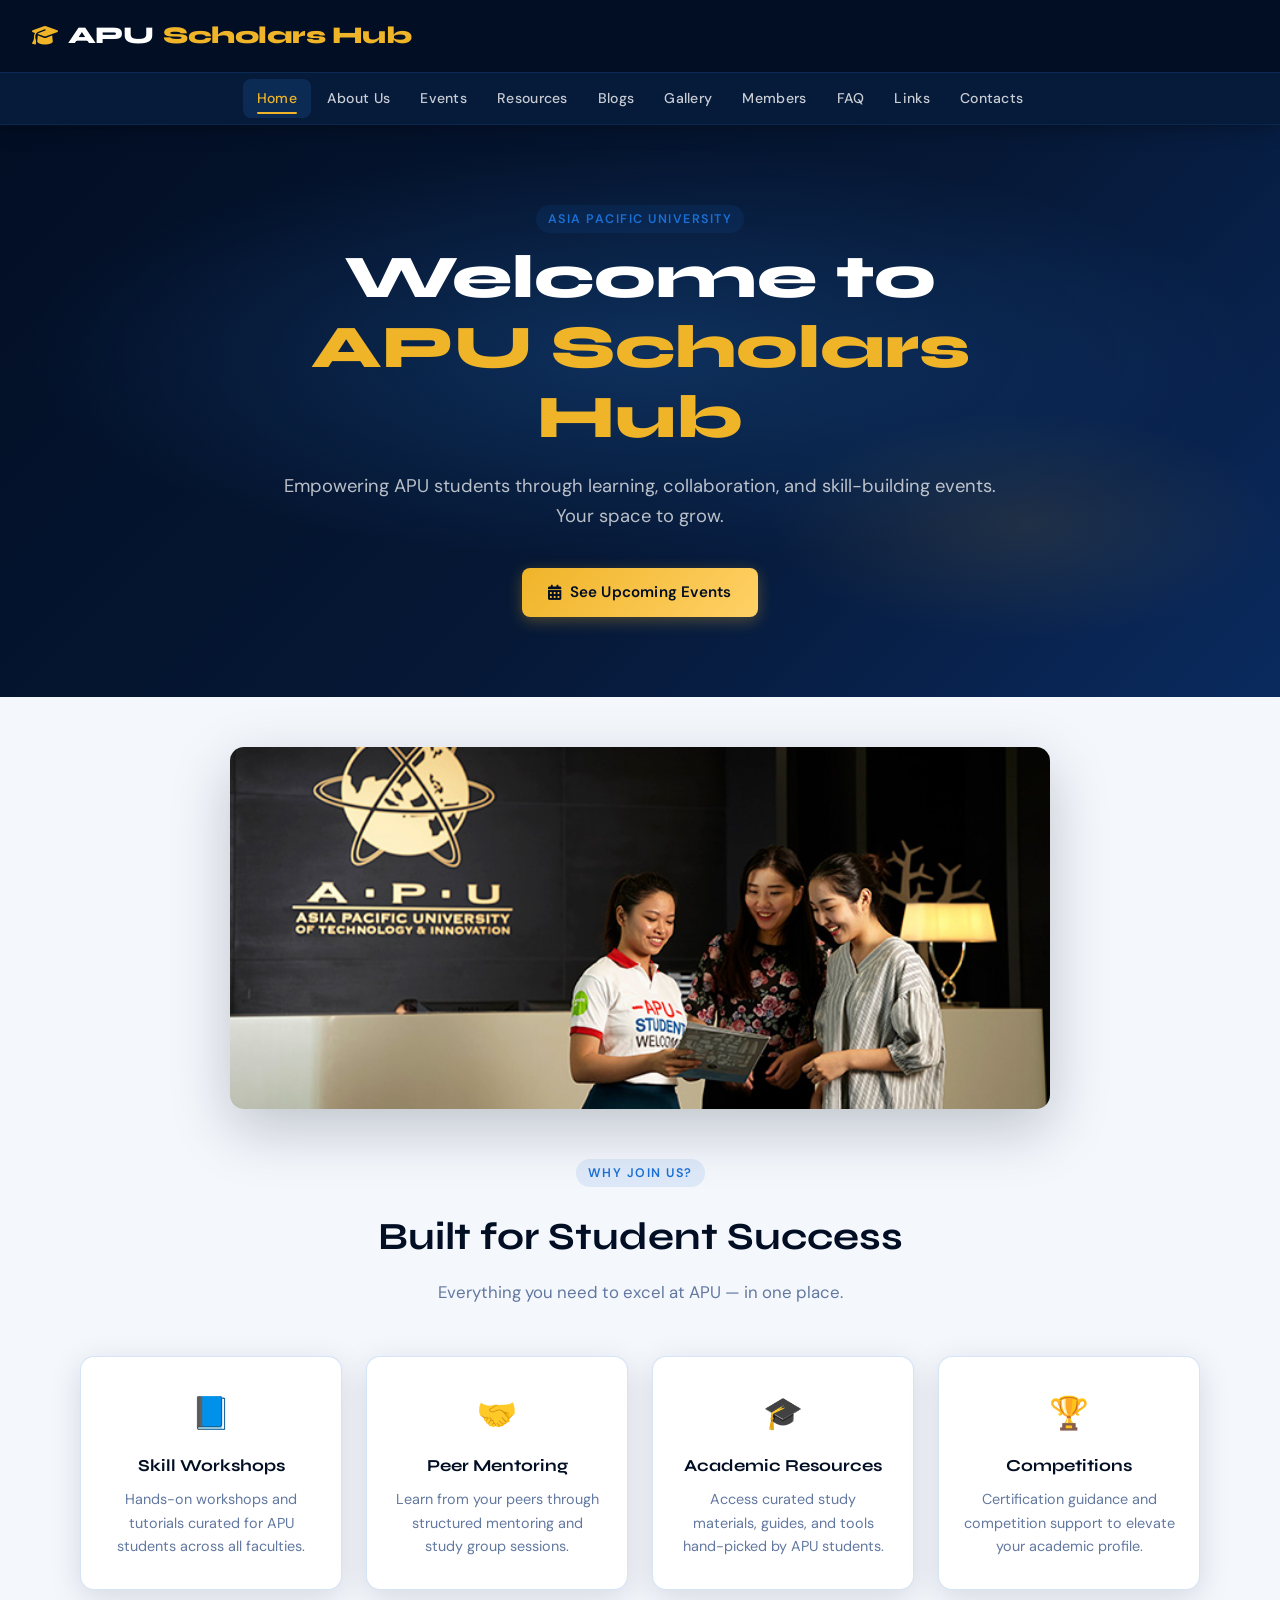
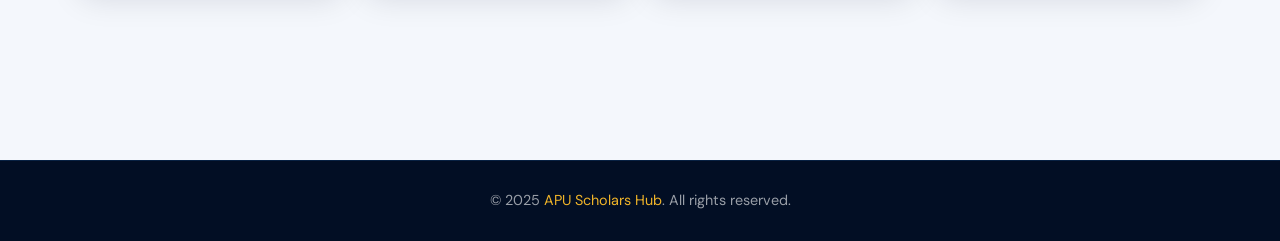
<file: index.html>
<!DOCTYPE html>
<html lang="en">
<head>
  <meta charset="UTF-8">
  <meta name="viewport" content="width=device-width, initial-scale=1.0">
  <title>APU Scholars Hub — Home</title>
  <link rel="stylesheet" href="css/style.css">
  <link rel="stylesheet" href="https://cdnjs.cloudflare.com/ajax/libs/font-awesome/6.5.0/css/all.min.css">
</head>
<body>

  <header>
    <div class="header-top">
      <h1><i class="fas fa-graduation-cap"></i> APU <span class="accent">Scholars Hub</span></h1>
      <button class="hamburger" aria-label="Toggle menu">
        <span></span><span></span><span></span>
      </button>
    </div>
    <nav>
      <ul>
        <li><a href="index.html">Home</a></li>
        <li><a href="about.html">About Us</a></li>
        <li><a href="events.html">Events</a></li>
        <li><a href="resources.html">Resources</a></li>
        <li><a href="blogs.html">Blogs</a></li>
        <li><a href="gallery.html">Gallery</a></li>
        <li><a href="members.html">Members</a></li>
        <li><a href="faq.html">FAQ</a></li>
        <li><a href="links.html">Links</a></li>
        <li><a href="contact.html">Contacts</a></li>
      </ul>
    </nav>
  </header>

  <!-- Hero -->
  <section class="home-hero">
    <div class="home-hero-content">
      <div class="section-tag">Asia Pacific University</div>
      <h2 id="welcome-text">Welcome to<br><em>APU Scholars Hub</em></h2>
      <p>Empowering APU students through learning, collaboration, and skill-building events. Your space to grow.</p>
      <a href="events.html" class="btn btn-gold"><i class="fas fa-calendar-alt"></i> See Upcoming Events</a>
    </div>
  </section>

  <!-- Hero Image -->
  <div class="hero-img-wrap">
    <img src="images/home-banner.jpg" alt="Students studying together">
  </div>

  <main>
    <!-- Why Join Us -->
    <section style="margin-bottom: 60px;">
      <div class="section-tag">Why Join Us?</div>
      <h2 class="section-title" style="margin-top:8px;">Built for Student Success</h2>
      <p class="section-subtitle">Everything you need to excel at APU — in one place.</p>
      <div class="highlights-grid">
        <div class="highlight-card">
          <div class="highlight-icon">📘</div>
          <h4>Skill Workshops</h4>
          <p>Hands-on workshops and tutorials curated for APU students across all faculties.</p>
        </div>
        <div class="highlight-card">
          <div class="highlight-icon">🤝</div>
          <h4>Peer Mentoring</h4>
          <p>Learn from your peers through structured mentoring and study group sessions.</p>
        </div>
        <div class="highlight-card">
          <div class="highlight-icon">🎓</div>
          <h4>Academic Resources</h4>
          <p>Access curated study materials, guides, and tools hand-picked by APU students.</p>
        </div>
        <div class="highlight-card">
          <div class="highlight-icon">🏆</div>
          <h4>Competitions</h4>
          <p>Certification guidance and competition support to elevate your academic profile.</p>
        </div>
      </div>
    </section>
  </main>

  <footer>
    <p>© 2025 <span>APU Scholars Hub</span>. All rights reserved.</p>
  </footer>

  <script src="js/script.js"></script>
</body>
</html>
</file>
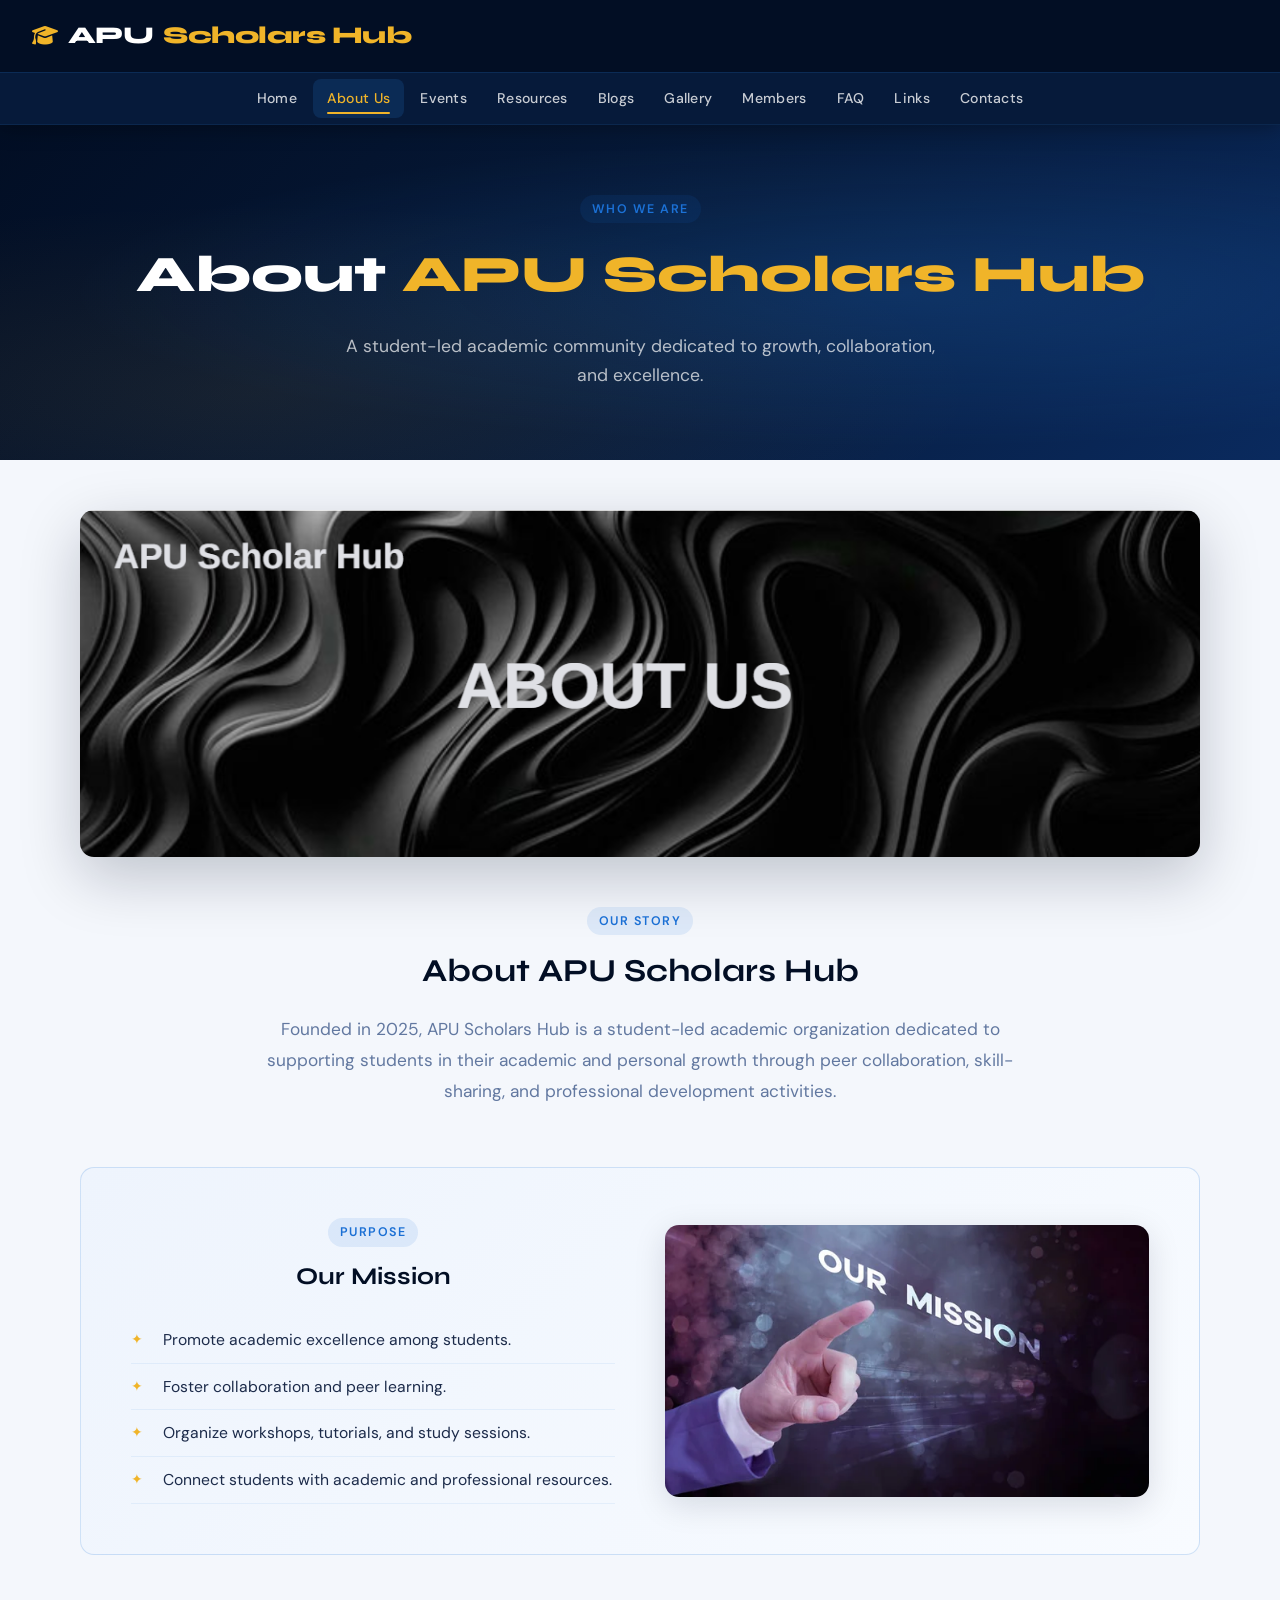
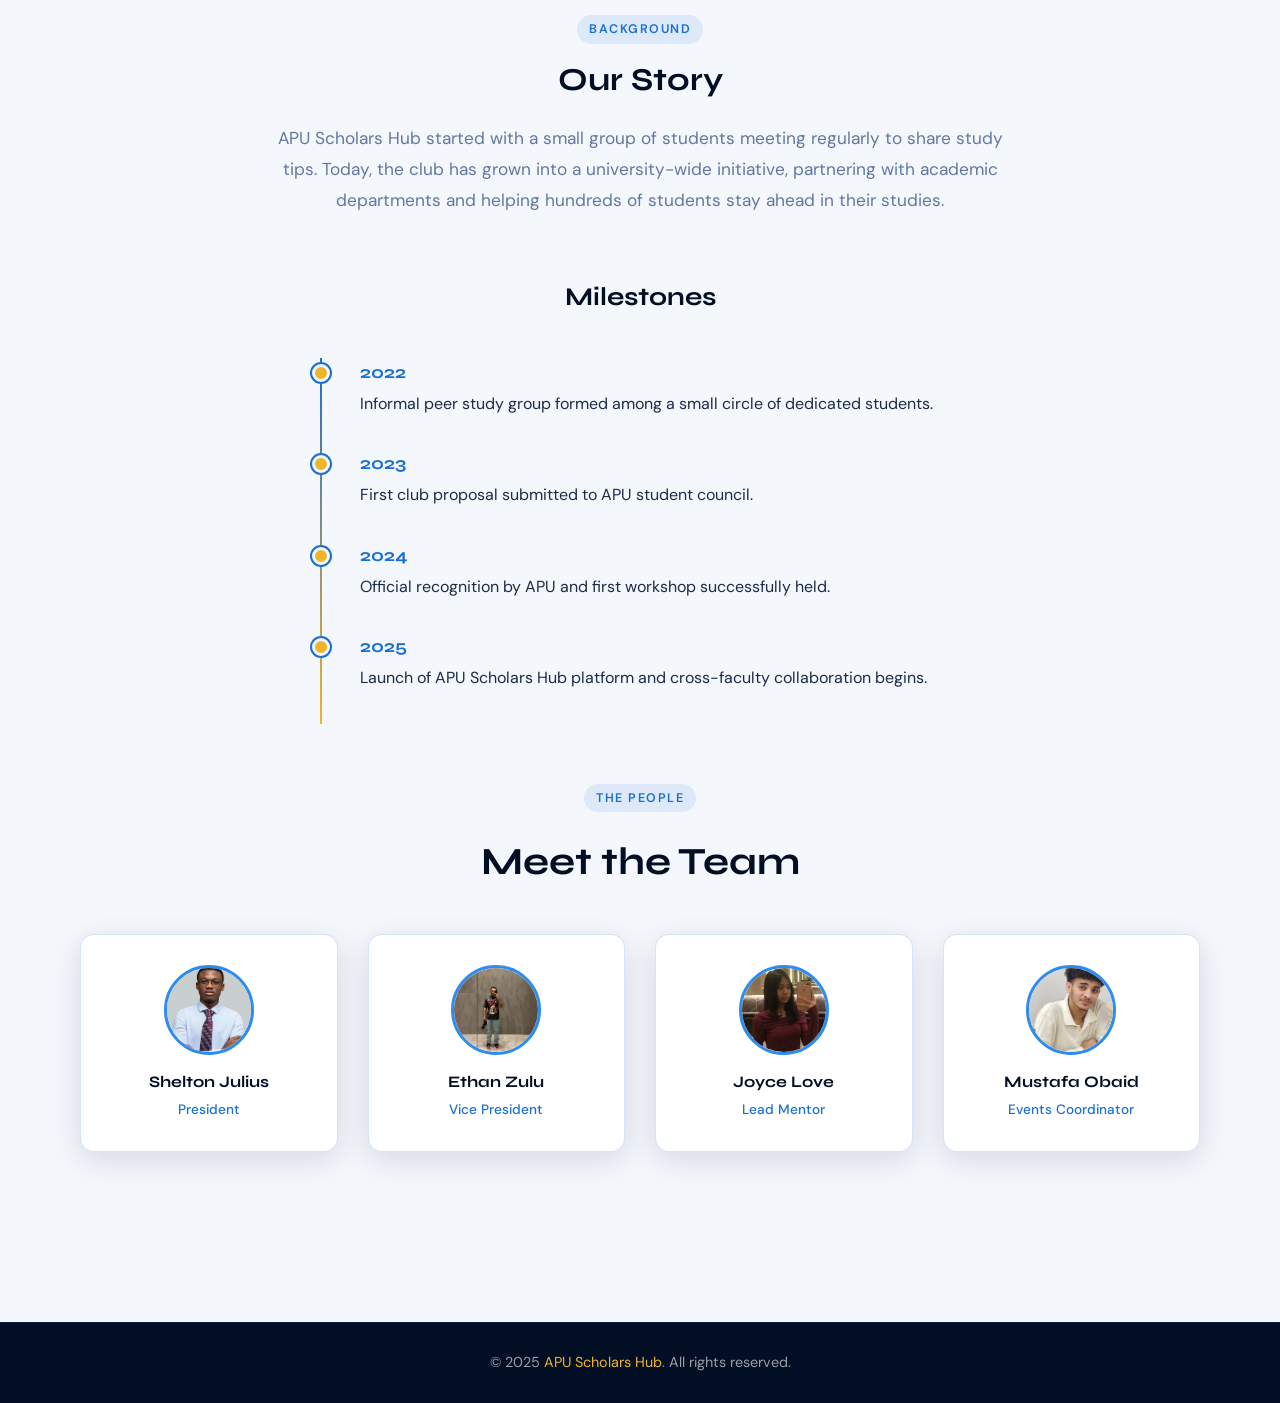
<file: about.html>
<!DOCTYPE html>
<html lang="en">
<head>
  <meta charset="UTF-8">
  <meta name="viewport" content="width=device-width, initial-scale=1.0">
  <title>APU Scholars Hub — About Us</title>
  <link rel="stylesheet" href="css/style.css">
  <link rel="stylesheet" href="https://cdnjs.cloudflare.com/ajax/libs/font-awesome/6.5.0/css/all.min.css">
</head>
<body>

  <header>
    <div class="header-top">
      <h1><i class="fas fa-graduation-cap"></i> APU <span class="accent">Scholars Hub</span></h1>
      <button class="hamburger" aria-label="Toggle menu">
        <span></span><span></span><span></span>
      </button>
    </div>
    <nav>
      <ul>
        <li><a href="index.html">Home</a></li>
        <li><a href="about.html">About Us</a></li>
        <li><a href="events.html">Events</a></li>
        <li><a href="resources.html">Resources</a></li>
        <li><a href="blogs.html">Blogs</a></li>
        <li><a href="gallery.html">Gallery</a></li>
        <li><a href="members.html">Members</a></li>
        <li><a href="faq.html">FAQ</a></li>
        <li><a href="links.html">Links</a></li>
        <li><a href="contact.html">Contacts</a></li>
      </ul>
    </nav>
  </header>

  <section class="page-hero">
    <div class="section-tag">Who We Are</div>
    <h2>About <em>APU Scholars Hub</em></h2>
    <p>A student-led academic community dedicated to growth, collaboration, and excellence.</p>
  </section>

  <main>

    <!-- Banner -->
    <section class="about-banner fade-in-up">
      <img src="images/apu-group-banner.png" alt="APU Students Working Together">
    </section>

    <!-- Intro -->
    <div class="about-intro-block fade-in-up">
      <div class="section-tag">Our Story</div>
      <h2>About APU Scholars Hub</h2>
      <p>Founded in 2025, APU Scholars Hub is a student-led academic organization dedicated to supporting students in their academic and personal growth through peer collaboration, skill-sharing, and professional development activities.</p>
    </div>

    <!-- Mission Split -->
    <section class="about-split fade-in-up">
      <div class="about-text">
        <div class="section-tag">Purpose</div>
        <h3>Our Mission</h3>
        <ul>
          <li>Promote academic excellence among students.</li>
          <li>Foster collaboration and peer learning.</li>
          <li>Organize workshops, tutorials, and study sessions.</li>
          <li>Connect students with academic and professional resources.</li>
        </ul>
      </div>
      <div class="about-img">
        <img src="images/mission-icon.jpg" alt="Mission Icon">
      </div>
    </section>

    <!-- History -->
    <div class="about-intro-block fade-in-up">
      <div class="section-tag">Background</div>
      <h2>Our Story</h2>
      <p>APU Scholars Hub started with a small group of students meeting regularly to share study tips. Today, the club has grown into a university-wide initiative, partnering with academic departments and helping hundreds of students stay ahead in their studies.</p>
    </div>

    <!-- Timeline -->
    <section class="timeline-section fade-in-up">
      <h3>Milestones</h3>
      <ul class="timeline-list">
        <li>
          <strong>2022</strong>
          Informal peer study group formed among a small circle of dedicated students.
        </li>
        <li>
          <strong>2023</strong>
          First club proposal submitted to APU student council.
        </li>
        <li>
          <strong>2024</strong>
          Official recognition by APU and first workshop successfully held.
        </li>
        <li>
          <strong>2025</strong>
          Launch of APU Scholars Hub platform and cross-faculty collaboration begins.
        </li>
      </ul>
    </section>

    <!-- Team -->
    <section id="leadership" style="margin-bottom: 60px;">
      <div style="text-align:center; margin-bottom: 40px;">
        <div class="section-tag">The People</div>
        <h2 class="section-title" style="margin-top:8px;">Meet the Team</h2>
      </div>
      <div class="team-grid">
        <div class="leader-card fade-in-up">
          <img src="images/team1.jpg" alt="President photo">
          <h4>Shelton Julius</h4>
          <p>President</p>
        </div>
        <div class="leader-card fade-in-up">
          <img src="images/team2.jpg" alt="Vice President photo">
          <h4>Ethan Zulu</h4>
          <p>Vice President</p>
        </div>
        <div class="leader-card fade-in-up">
          <img src="images/team3.jpg" alt="Lead Mentor photo">
          <h4>Joyce Love</h4>
          <p>Lead Mentor</p>
        </div>
        <div class="leader-card fade-in-up">
          <img src="images/team4.jpg" alt="Events Coordinator photo">
          <h4>Mustafa Obaid</h4>
          <p>Events Coordinator</p>
        </div>
      </div>
    </section>

  </main>

  <footer>
    <p>© 2025 <span>APU Scholars Hub</span>. All rights reserved.</p>
  </footer>

  <script src="js/script.js"></script>
</body>
</html>
</file>
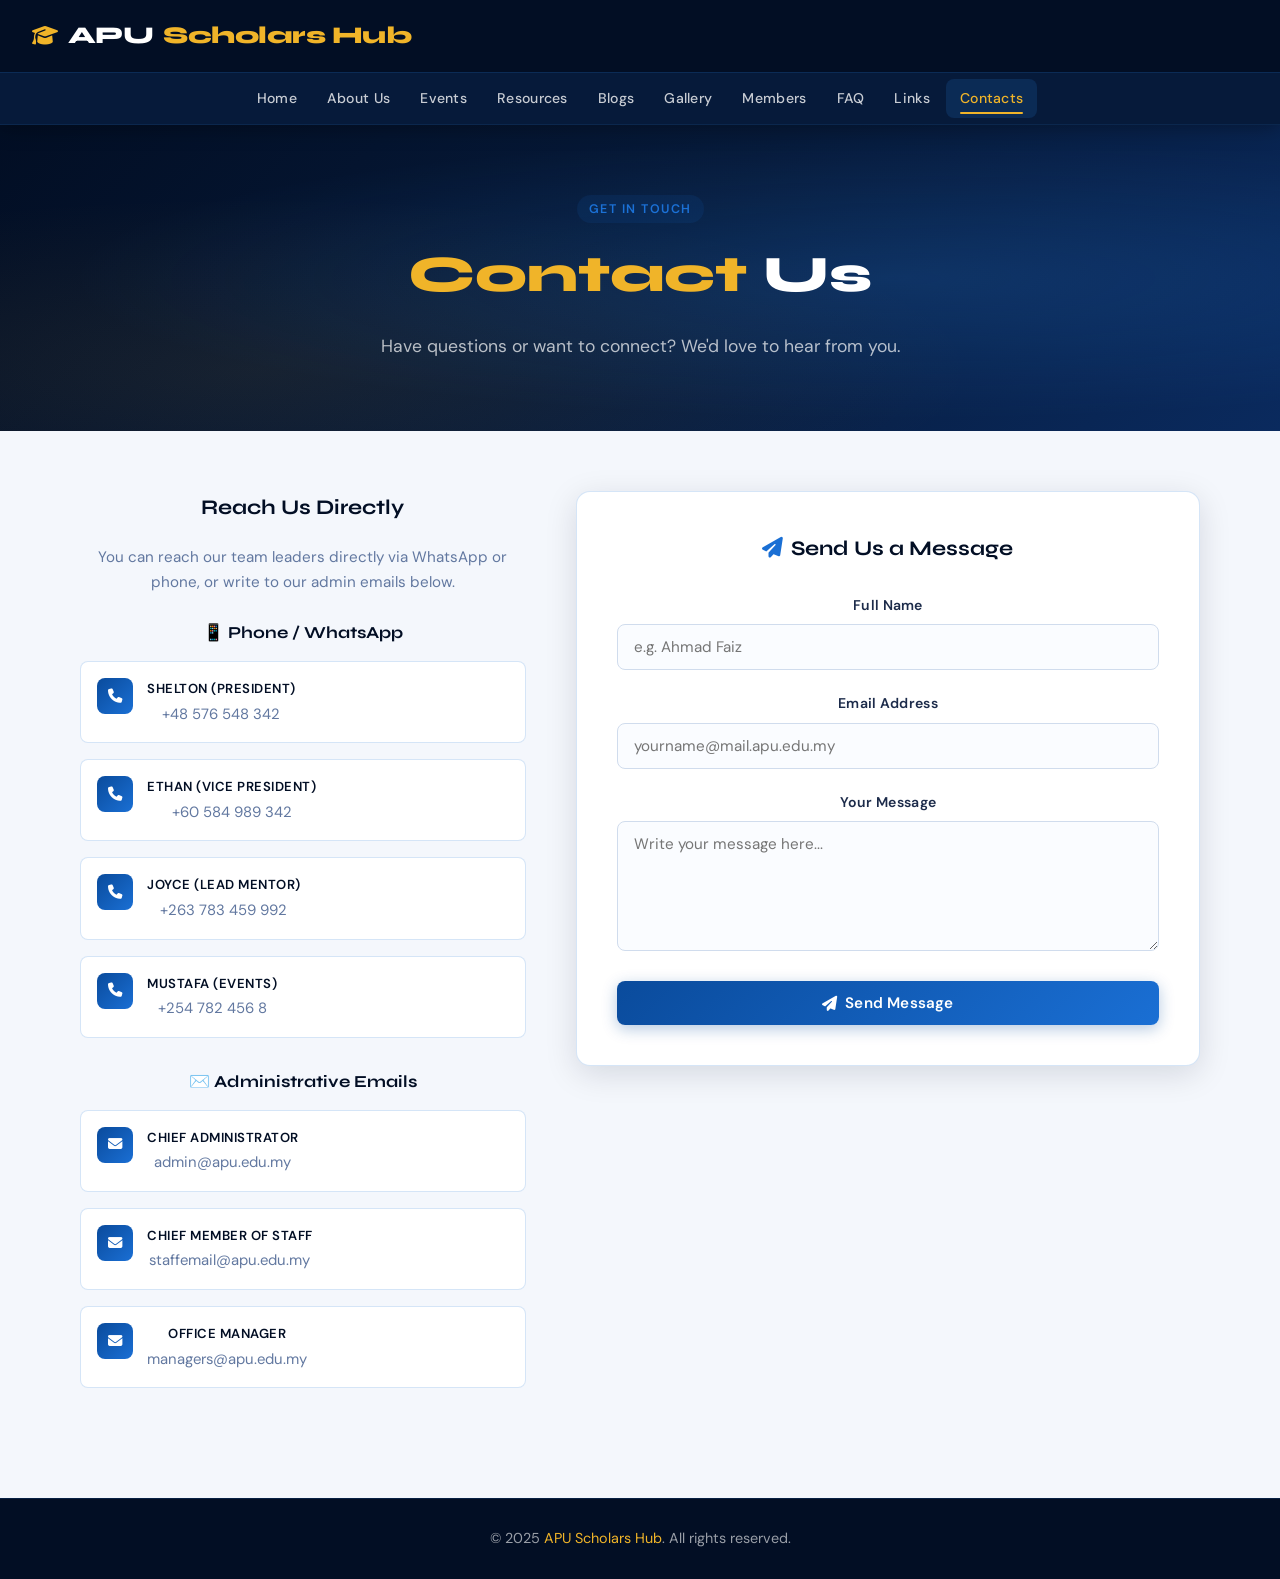
<file: contact.html>
<!DOCTYPE html>
<html lang="en">
<head>
  <meta charset="UTF-8">
  <meta name="viewport" content="width=device-width, initial-scale=1.0">
  <title>APU Scholars Hub — Contact</title>
  <link rel="stylesheet" href="css/style.css">
  <link rel="stylesheet" href="https://cdnjs.cloudflare.com/ajax/libs/font-awesome/6.5.0/css/all.min.css">
</head>
<body>

  <header>
    <div class="header-top">
      <h1><i class="fas fa-graduation-cap"></i> APU <span class="accent">Scholars Hub</span></h1>
      <button class="hamburger" aria-label="Toggle menu">
        <span></span><span></span><span></span>
      </button>
    </div>
    <nav>
      <ul>
        <li><a href="index.html">Home</a></li>
        <li><a href="about.html">About Us</a></li>
        <li><a href="events.html">Events</a></li>
        <li><a href="resources.html">Resources</a></li>
        <li><a href="blogs.html">Blogs</a></li>
        <li><a href="gallery.html">Gallery</a></li>
        <li><a href="members.html">Members</a></li>
        <li><a href="faq.html">FAQ</a></li>
        <li><a href="links.html">Links</a></li>
        <li><a href="contact.html">Contacts</a></li>
      </ul>
    </nav>
  </header>

  <section class="page-hero">
    <div class="section-tag">Get in Touch</div>
    <h2><em>Contact</em> Us</h2>
    <p>Have questions or want to connect? We'd love to hear from you.</p>
  </section>

  <main>
    <div class="contact-wrapper">

      <!-- Contact Info -->
      <div class="contact-info fade-in-up">
        <h3>Reach Us Directly</h3>
        <p style="color: var(--text-muted); margin-bottom: 24px; font-size: 0.95rem;">
          You can reach our team leaders directly via WhatsApp or phone, or write to our admin emails below.
        </p>

        <h3 style="margin-bottom: 14px; font-size:1.05rem;">📱 Phone / WhatsApp</h3>
        <ul class="contact-info-list" style="margin-bottom: 30px;">
          <li>
            <div class="ci-icon"><i class="fas fa-phone"></i></div>
            <div>
              <span class="ci-label">Shelton (President)</span>
              <span class="ci-value">+48 576 548 342</span>
            </div>
          </li>
          <li>
            <div class="ci-icon"><i class="fas fa-phone"></i></div>
            <div>
              <span class="ci-label">Ethan (Vice President)</span>
              <span class="ci-value">+60 584 989 342</span>
            </div>
          </li>
          <li>
            <div class="ci-icon"><i class="fas fa-phone"></i></div>
            <div>
              <span class="ci-label">Joyce (Lead Mentor)</span>
              <span class="ci-value">+263 783 459 992</span>
            </div>
          </li>
          <li>
            <div class="ci-icon"><i class="fas fa-phone"></i></div>
            <div>
              <span class="ci-label">Mustafa (Events)</span>
              <span class="ci-value">+254 782 456 8</span>
            </div>
          </li>
        </ul>

        <h3 style="margin-bottom: 14px; font-size:1.05rem;">✉️ Administrative Emails</h3>
        <ul class="contact-info-list">
          <li>
            <div class="ci-icon"><i class="fas fa-envelope"></i></div>
            <div>
              <span class="ci-label">Chief Administrator</span>
              <span class="ci-value">admin@apu.edu.my</span>
            </div>
          </li>
          <li>
            <div class="ci-icon"><i class="fas fa-envelope"></i></div>
            <div>
              <span class="ci-label">Chief Member of Staff</span>
              <span class="ci-value">staffemail@apu.edu.my</span>
            </div>
          </li>
          <li>
            <div class="ci-icon"><i class="fas fa-envelope"></i></div>
            <div>
              <span class="ci-label">Office Manager</span>
              <span class="ci-value">managers@apu.edu.my</span>
            </div>
          </li>
        </ul>
      </div>

      <!-- Contact Form -->
      <div class="contact-form-card fade-in-up">
        <h3><i class="fas fa-paper-plane" style="color: var(--blue-bright); margin-right: 8px;"></i>Send Us a Message</h3>

        <form id="contactin" novalidate>

          <div class="form-group">
            <label for="name">Full Name</label>
            <input type="text" id="name" name="name" placeholder="e.g. Ahmad Faiz" required>
            <span class="field-error" id="name-error"></span>
          </div>

          <div class="form-group">
            <label for="email">Email Address</label>
            <input type="email" id="email" name="email" placeholder="yourname@mail.apu.edu.my" required>
            <span class="field-error" id="email-error"></span>
          </div>

          <div class="form-group">
            <label for="message">Your Message</label>
            <textarea id="message" name="message" placeholder="Write your message here..." required></textarea>
            <span class="field-error" id="message-error"></span>
          </div>

          <button type="submit" class="btn" style="width: 100%; justify-content: center;">
            <i class="fas fa-paper-plane"></i> Send Message
          </button>
        </form>

        <p id="formconfirmation">
          <i class="fas fa-check-circle"></i> Your message has been sent successfully! We'll get back to you soon.
        </p>
      </div>

    </div>
  </main>

  <footer>
    <p>© 2025 <span>APU Scholars Hub</span>. All rights reserved.</p>
  </footer>

  <script src="js/script.js"></script>
</body>
</html>
</file>
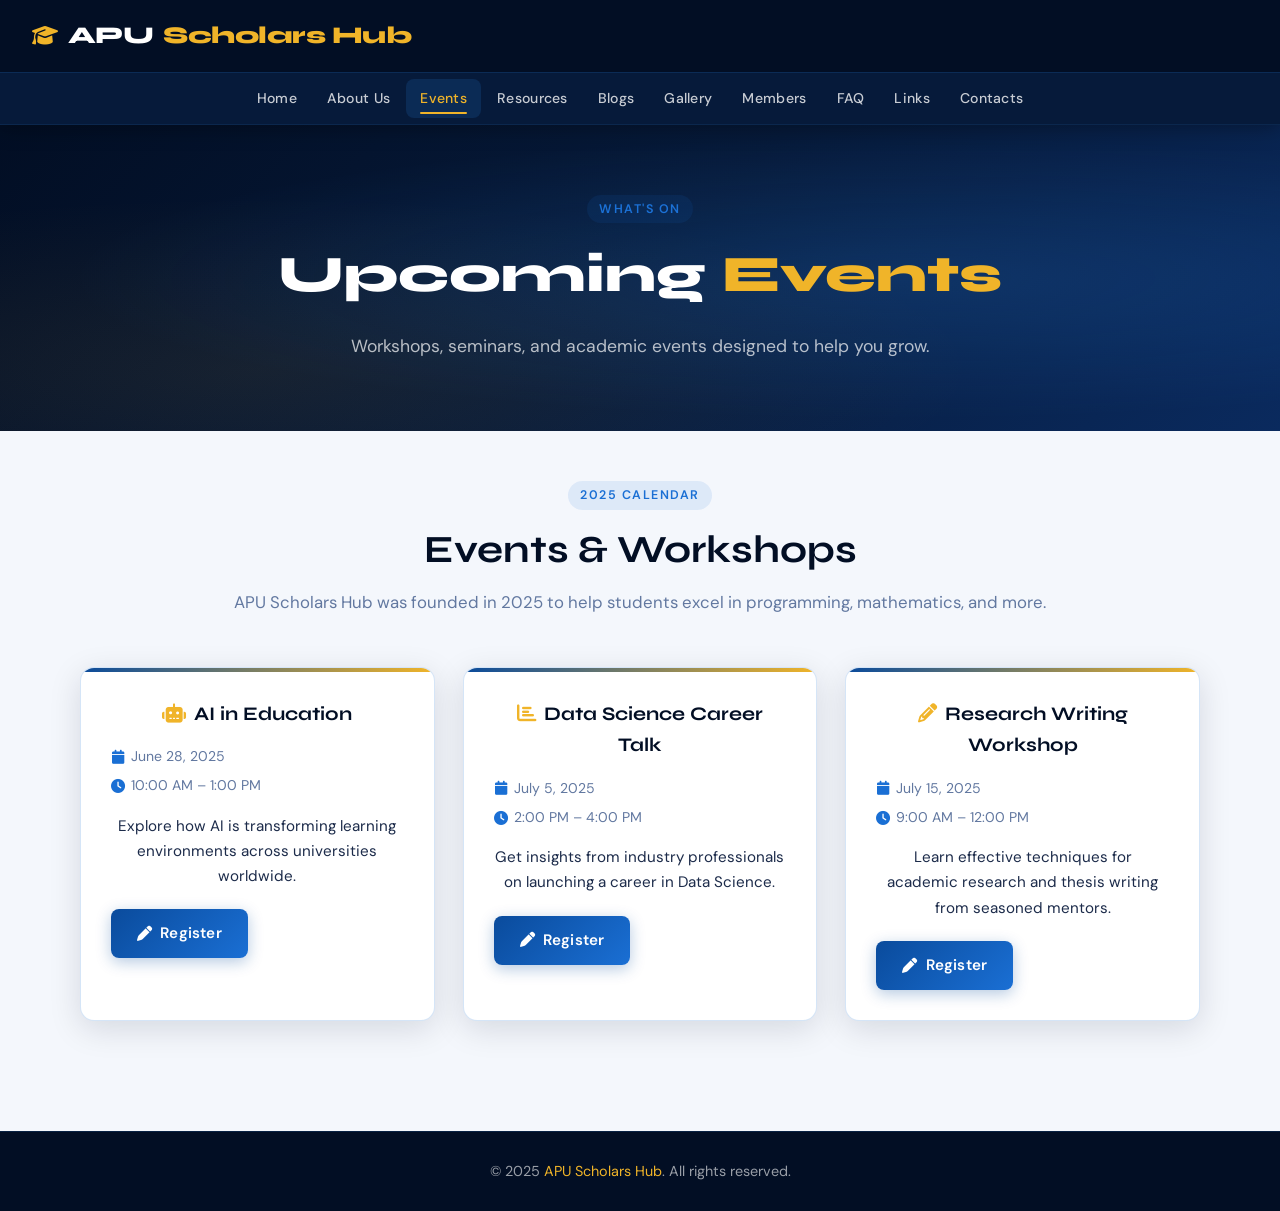
<file: events.html>
<!DOCTYPE html>
<html lang="en">
<head>
  <meta charset="UTF-8">
  <meta name="viewport" content="width=device-width, initial-scale=1.0">
  <title>APU Scholars Hub — Events</title>
  <link rel="stylesheet" href="css/style.css">
  <link rel="stylesheet" href="https://cdnjs.cloudflare.com/ajax/libs/font-awesome/6.5.0/css/all.min.css">
</head>
<body>

  <header>
    <div class="header-top">
      <h1><i class="fas fa-graduation-cap"></i> APU <span class="accent">Scholars Hub</span></h1>
      <button class="hamburger" aria-label="Toggle menu">
        <span></span><span></span><span></span>
      </button>
    </div>
    <nav>
      <ul>
        <li><a href="index.html">Home</a></li>
        <li><a href="about.html">About Us</a></li>
        <li><a href="events.html">Events</a></li>
        <li><a href="resources.html">Resources</a></li>
        <li><a href="blogs.html">Blogs</a></li>
        <li><a href="gallery.html">Gallery</a></li>
        <li><a href="members.html">Members</a></li>
        <li><a href="faq.html">FAQ</a></li>
        <li><a href="links.html">Links</a></li>
        <li><a href="contact.html">Contacts</a></li>
      </ul>
    </nav>
  </header>

  <section class="page-hero">
    <div class="section-tag">What's On</div>
    <h2>Upcoming <em>Events</em></h2>
    <p>Workshops, seminars, and academic events designed to help you grow.</p>
  </section>

  <main>
    <div class="section-tag" style="margin-bottom:8px;">2025 Calendar</div>
    <h2 class="section-title" style="margin-top:0; margin-bottom:8px;">Events & Workshops</h2>
    <p class="section-subtitle">APU Scholars Hub was founded in 2025 to help students excel in programming, mathematics, and more.</p>

    <section class="events-container">

      <div class="event-card fade-in-up">
        <h3><i class="fas fa-robot" style="color:var(--gold); margin-right:8px;"></i>AI in Education</h3>
        <p class="event-meta"><i class="fas fa-calendar"></i> June 28, 2025</p>
        <p class="event-meta"><i class="fas fa-clock"></i> 10:00 AM – 1:00 PM</p>
        <p>Explore how AI is transforming learning environments across universities worldwide.</p>
        <a href="#" class="btn"><i class="fas fa-pen"></i> Register</a>
      </div>

      <div class="event-card fade-in-up">
        <h3><i class="fas fa-chart-bar" style="color:var(--gold); margin-right:8px;"></i>Data Science Career Talk</h3>
        <p class="event-meta"><i class="fas fa-calendar"></i> July 5, 2025</p>
        <p class="event-meta"><i class="fas fa-clock"></i> 2:00 PM – 4:00 PM</p>
        <p>Get insights from industry professionals on launching a career in Data Science.</p>
        <a href="#" class="btn"><i class="fas fa-pen"></i> Register</a>
      </div>

      <div class="event-card fade-in-up">
        <h3><i class="fas fa-pencil-alt" style="color:var(--gold); margin-right:8px;"></i>Research Writing Workshop</h3>
        <p class="event-meta"><i class="fas fa-calendar"></i> July 15, 2025</p>
        <p class="event-meta"><i class="fas fa-clock"></i> 9:00 AM – 12:00 PM</p>
        <p>Learn effective techniques for academic research and thesis writing from seasoned mentors.</p>
        <a href="#" class="btn"><i class="fas fa-pen"></i> Register</a>
      </div>

    </section>
  </main>

  <footer>
    <p>© 2025 <span>APU Scholars Hub</span>. All rights reserved.</p>
  </footer>

  <script src="js/script.js"></script>
</body>
</html>
</file>
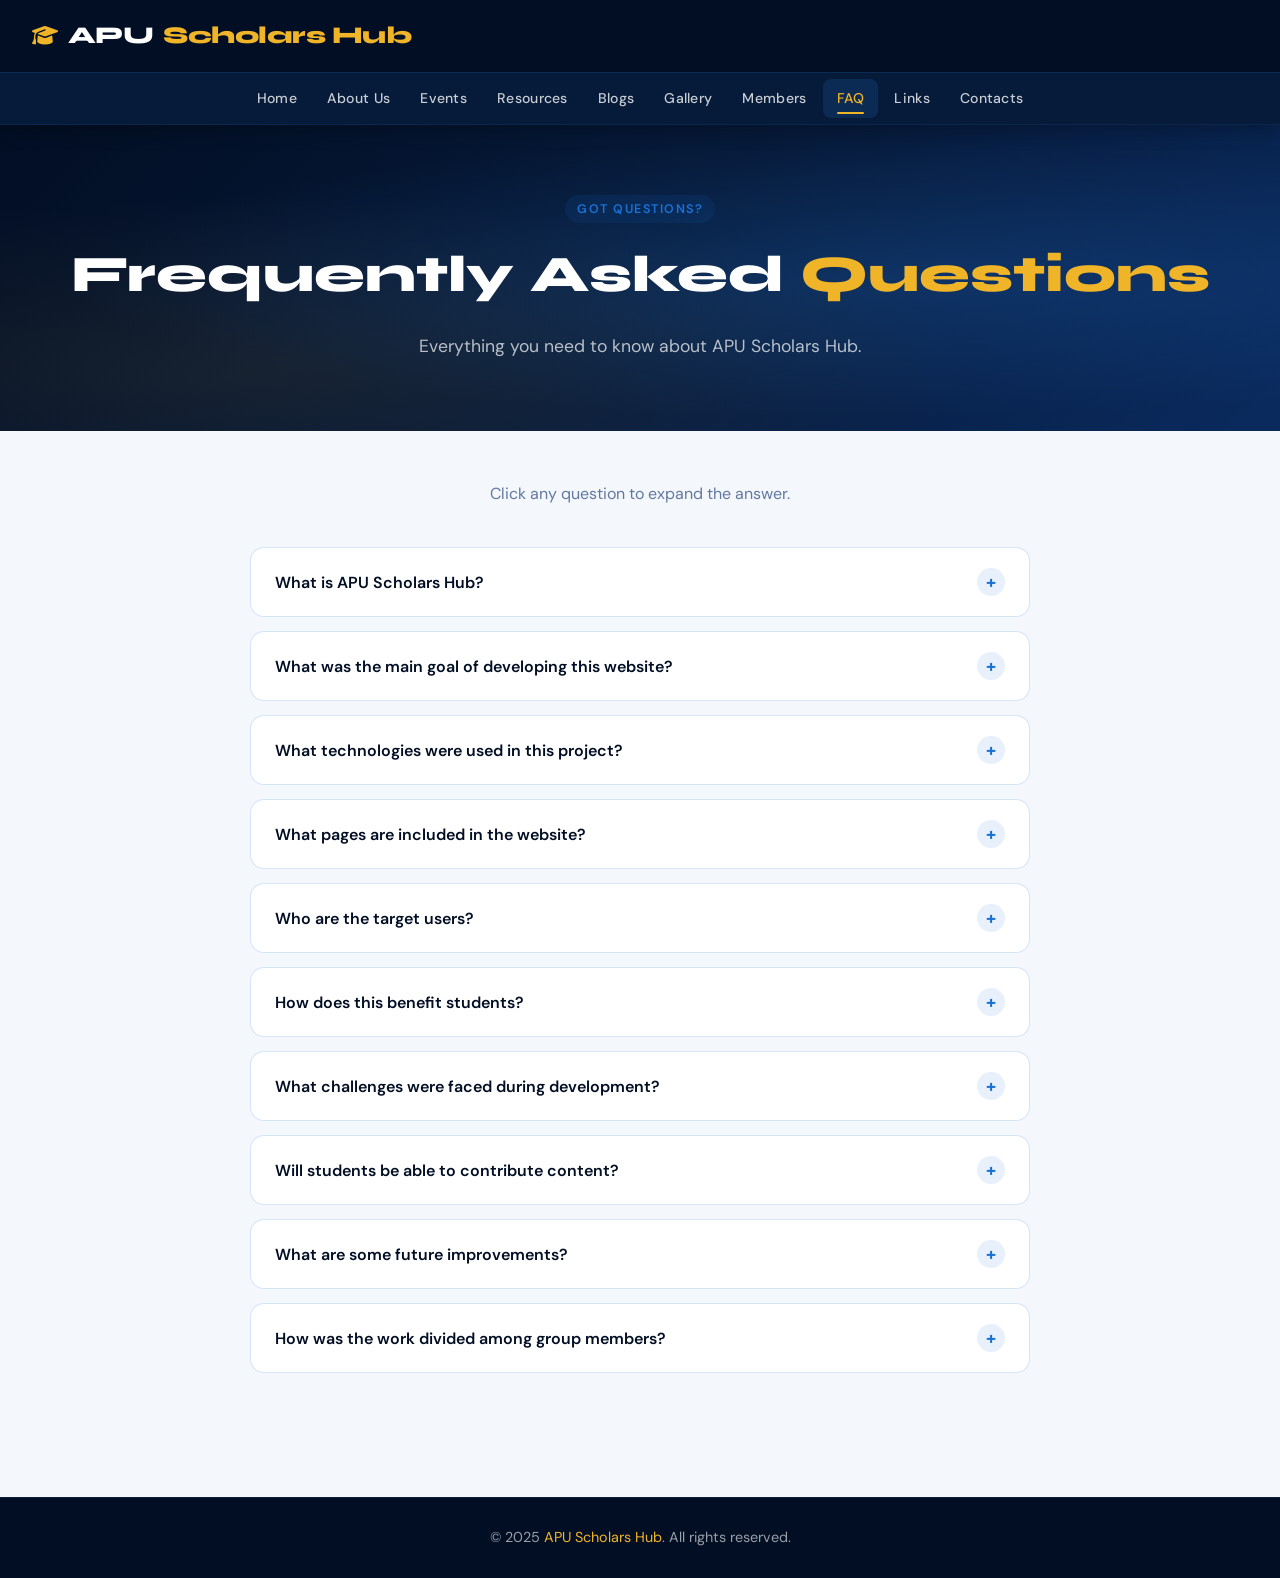
<file: faq.html>
<!DOCTYPE html>
<html lang="en">
<head>
  <meta charset="UTF-8">
  <meta name="viewport" content="width=device-width, initial-scale=1.0">
  <title>APU Scholars Hub — FAQ</title>
  <link rel="stylesheet" href="css/style.css">
  <link rel="stylesheet" href="https://cdnjs.cloudflare.com/ajax/libs/font-awesome/6.5.0/css/all.min.css">
</head>
<body>

  <header>
    <div class="header-top">
      <h1><i class="fas fa-graduation-cap"></i> APU <span class="accent">Scholars Hub</span></h1>
      <button class="hamburger" aria-label="Toggle menu">
        <span></span><span></span><span></span>
      </button>
    </div>
    <nav>
      <ul>
        <li><a href="index.html">Home</a></li>
        <li><a href="about.html">About Us</a></li>
        <li><a href="events.html">Events</a></li>
        <li><a href="resources.html">Resources</a></li>
        <li><a href="blogs.html">Blogs</a></li>
        <li><a href="gallery.html">Gallery</a></li>
        <li><a href="members.html">Members</a></li>
        <li><a href="faq.html">FAQ</a></li>
        <li><a href="links.html">Links</a></li>
        <li><a href="contact.html">Contacts</a></li>
      </ul>
    </nav>
  </header>

  <section class="page-hero">
    <div class="section-tag">Got Questions?</div>
    <h2>Frequently Asked <em>Questions</em></h2>
    <p>Everything you need to know about APU Scholars Hub.</p>
  </section>

  <main>
    <div class="faq-container">
      <p class="faq-intro">Click any question to expand the answer.</p>

      <div class="faq-item">
        <button class="faq-question"><span>What is APU Scholars Hub?</span><span class="faq-icon">+</span></button>
        <div class="faq-answer"><p>APU Scholars Hub is a student-led academic website designed to support collaboration, resource sharing, and engagement among the Asia Pacific University academic community.</p></div>
      </div>

      <div class="faq-item">
        <button class="faq-question"><span>What was the main goal of developing this website?</span><span class="faq-icon">+</span></button>
        <div class="faq-answer"><p>To provide a centralized digital platform that promotes academic activities, peer learning, event sharing, and access to academic materials for APU students and staff.</p></div>
      </div>

      <div class="faq-item">
        <button class="faq-question"><span>What technologies were used in this project?</span><span class="faq-icon">+</span></button>
        <div class="faq-answer"><p>The website was developed using HTML, CSS, and JavaScript. Wireframes were created using design tools, and GitHub was used for version control.</p></div>
      </div>

      <div class="faq-item">
        <button class="faq-question"><span>What pages are included in the website?</span><span class="faq-icon">+</span></button>
        <div class="faq-answer"><p>Pages include Home, About Us, Events, Resources, Blogs, Gallery, Members, FAQ, Links, and Contact.</p></div>
      </div>

      <div class="faq-item">
        <button class="faq-question"><span>Who are the target users?</span><span class="faq-icon">+</span></button>
        <div class="faq-answer"><p>Target users include current APU students, alumni, academic staff, recruiters, and external visitors interested in academic initiatives.</p></div>
      </div>

      <div class="faq-item">
        <button class="faq-question"><span>How does this benefit students?</span><span class="faq-icon">+</span></button>
        <div class="faq-answer"><p>It allows students to explore opportunities, download learning resources, view past and upcoming events, and connect with peers and mentors.</p></div>
      </div>

      <div class="faq-item">
        <button class="faq-question"><span>What challenges were faced during development?</span><span class="faq-icon">+</span></button>
        <div class="faq-answer"><p>Some challenges included CSS layout consistency, responsive design on mobile, and managing multi-page content. These were addressed through team reviews and thorough testing.</p></div>
      </div>

      <div class="faq-item">
        <button class="faq-question"><span>Will students be able to contribute content?</span><span class="faq-icon">+</span></button>
        <div class="faq-answer"><p>Not yet, but future updates may include member login features for submitting blogs, feedback, and event suggestions.</p></div>
      </div>

      <div class="faq-item">
        <button class="faq-question"><span>What are some future improvements?</span><span class="faq-icon">+</span></button>
        <div class="faq-answer"><p>Planned improvements include search functionality, admin control panels, dynamic event pages, and student dashboards.</p></div>
      </div>

      <div class="faq-item">
        <button class="faq-question"><span>How was the work divided among group members?</span><span class="faq-icon">+</span></button>
        <div class="faq-answer"><p>Shelton handled Home, About, Events, and Gallery. Mustafa developed Members, Links, and FAQ. Joyce prepared documentation. Ethan worked on Blogs and Contacts.</p></div>
      </div>

    </div>
  </main>

  <footer>
    <p>© 2025 <span>APU Scholars Hub</span>. All rights reserved.</p>
  </footer>

  <script src="js/script.js"></script>
</body>
</html>
</file>
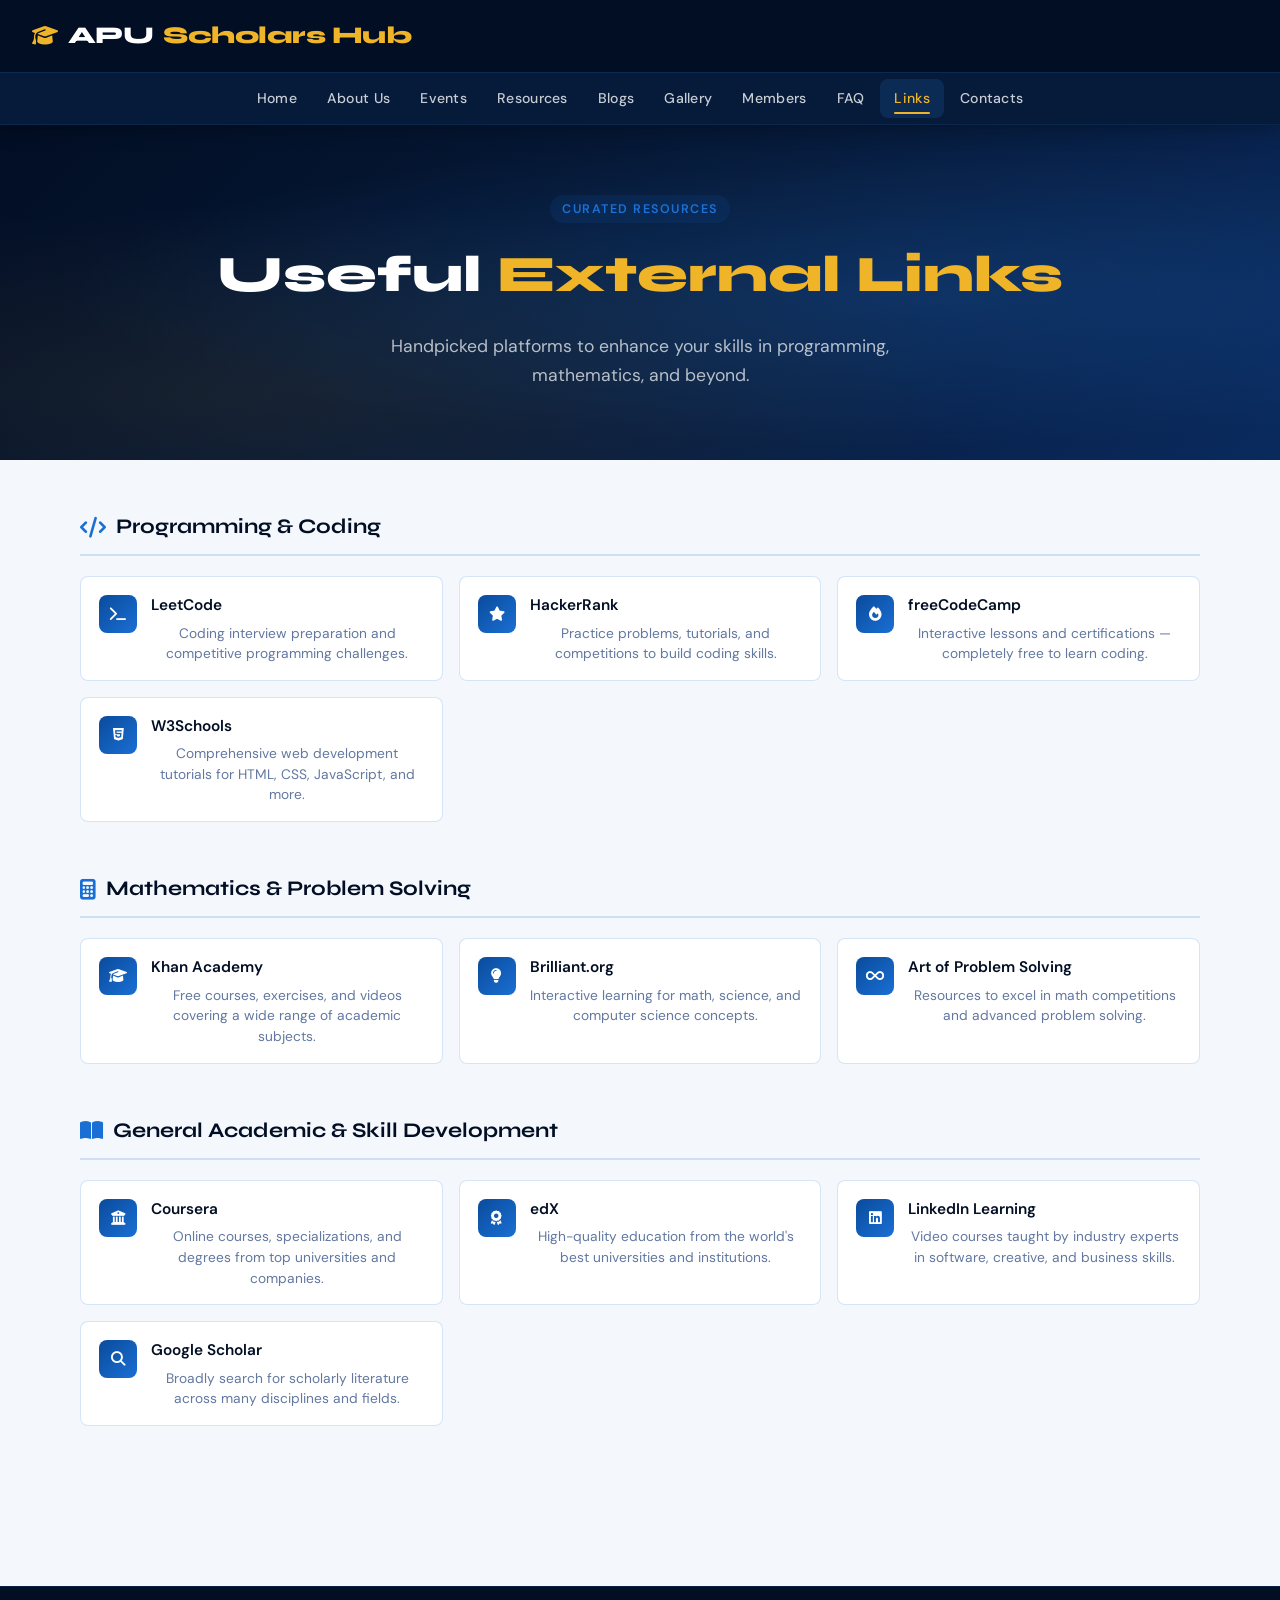
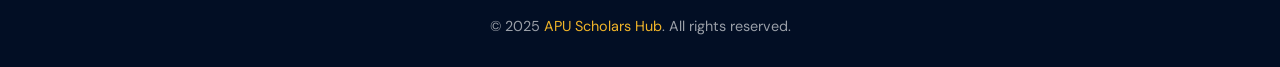
<file: links.html>
<!DOCTYPE html>
<html lang="en">
<head>
  <meta charset="UTF-8">
  <meta name="viewport" content="width=device-width, initial-scale=1.0">
  <title>APU Scholars Hub — Useful Links</title>
  <link rel="stylesheet" href="css/style.css">
  <link rel="stylesheet" href="https://cdnjs.cloudflare.com/ajax/libs/font-awesome/6.5.0/css/all.min.css">
</head>
<body>

  <header>
    <div class="header-top">
      <h1><i class="fas fa-graduation-cap"></i> APU <span class="accent">Scholars Hub</span></h1>
      <button class="hamburger" aria-label="Toggle menu">
        <span></span><span></span><span></span>
      </button>
    </div>
    <nav>
      <ul>
        <li><a href="index.html">Home</a></li>
        <li><a href="about.html">About Us</a></li>
        <li><a href="events.html">Events</a></li>
        <li><a href="resources.html">Resources</a></li>
        <li><a href="blogs.html">Blogs</a></li>
        <li><a href="gallery.html">Gallery</a></li>
        <li><a href="members.html">Members</a></li>
        <li><a href="faq.html">FAQ</a></li>
        <li><a href="links.html">Links</a></li>
        <li><a href="contact.html">Contacts</a></li>
      </ul>
    </nav>
  </header>

  <section class="page-hero">
    <div class="section-tag">Curated Resources</div>
    <h2>Useful <em>External Links</em></h2>
    <p>Handpicked platforms to enhance your skills in programming, mathematics, and beyond.</p>
  </section>

  <main>

    <!-- Programming -->
    <div class="links-category fade-in-up">
      <h3><i class="fas fa-code"></i> Programming &amp; Coding</h3>
      <ul class="links-grid">
        <li>
          <a href="https://www.leetcode.com" target="_blank" class="link-card">
            <div class="link-icon"><i class="fas fa-terminal"></i></div>
            <div class="link-card-text">
              <strong>LeetCode</strong>
              <p class="link-description">Coding interview preparation and competitive programming challenges.</p>
            </div>
          </a>
        </li>
        <li>
          <a href="https://www.hackerrank.com" target="_blank" class="link-card">
            <div class="link-icon"><i class="fas fa-star"></i></div>
            <div class="link-card-text">
              <strong>HackerRank</strong>
              <p class="link-description">Practice problems, tutorials, and competitions to build coding skills.</p>
            </div>
          </a>
        </li>
        <li>
          <a href="https://www.freecodecamp.org" target="_blank" class="link-card">
            <div class="link-icon"><i class="fas fa-fire"></i></div>
            <div class="link-card-text">
              <strong>freeCodeCamp</strong>
              <p class="link-description">Interactive lessons and certifications — completely free to learn coding.</p>
            </div>
          </a>
        </li>
        <li>
          <a href="https://www.w3schools.com" target="_blank" class="link-card">
            <div class="link-icon"><i class="fab fa-html5"></i></div>
            <div class="link-card-text">
              <strong>W3Schools</strong>
              <p class="link-description">Comprehensive web development tutorials for HTML, CSS, JavaScript, and more.</p>
            </div>
          </a>
        </li>
      </ul>
    </div>

    <!-- Mathematics -->
    <div class="links-category fade-in-up">
      <h3><i class="fas fa-calculator"></i> Mathematics &amp; Problem Solving</h3>
      <ul class="links-grid">
        <li>
          <a href="https://www.khanacademy.org" target="_blank" class="link-card">
            <div class="link-icon"><i class="fas fa-graduation-cap"></i></div>
            <div class="link-card-text">
              <strong>Khan Academy</strong>
              <p class="link-description">Free courses, exercises, and videos covering a wide range of academic subjects.</p>
            </div>
          </a>
        </li>
        <li>
          <a href="https://www.brilliant.org" target="_blank" class="link-card">
            <div class="link-icon"><i class="fas fa-lightbulb"></i></div>
            <div class="link-card-text">
              <strong>Brilliant.org</strong>
              <p class="link-description">Interactive learning for math, science, and computer science concepts.</p>
            </div>
          </a>
        </li>
        <li>
          <a href="https://artofproblemsolving.com" target="_blank" class="link-card">
            <div class="link-icon"><i class="fas fa-infinity"></i></div>
            <div class="link-card-text">
              <strong>Art of Problem Solving</strong>
              <p class="link-description">Resources to excel in math competitions and advanced problem solving.</p>
            </div>
          </a>
        </li>
      </ul>
    </div>

    <!-- General / Academic -->
    <div class="links-category fade-in-up">
      <h3><i class="fas fa-book-open"></i> General Academic &amp; Skill Development</h3>
      <ul class="links-grid">
        <li>
          <a href="https://www.coursera.org" target="_blank" class="link-card">
            <div class="link-icon"><i class="fas fa-university"></i></div>
            <div class="link-card-text">
              <strong>Coursera</strong>
              <p class="link-description">Online courses, specializations, and degrees from top universities and companies.</p>
            </div>
          </a>
        </li>
        <li>
          <a href="https://www.edx.org" target="_blank" class="link-card">
            <div class="link-icon"><i class="fas fa-award"></i></div>
            <div class="link-card-text">
              <strong>edX</strong>
              <p class="link-description">High-quality education from the world's best universities and institutions.</p>
            </div>
          </a>
        </li>
        <li>
          <a href="https://www.linkedin.com/learning" target="_blank" class="link-card">
            <div class="link-icon"><i class="fab fa-linkedin"></i></div>
            <div class="link-card-text">
              <strong>LinkedIn Learning</strong>
              <p class="link-description">Video courses taught by industry experts in software, creative, and business skills.</p>
            </div>
          </a>
        </li>
        <li>
          <a href="https://scholar.google.com" target="_blank" class="link-card">
            <div class="link-icon"><i class="fas fa-search"></i></div>
            <div class="link-card-text">
              <strong>Google Scholar</strong>
              <p class="link-description">Broadly search for scholarly literature across many disciplines and fields.</p>
            </div>
          </a>
        </li>
      </ul>
    </div>

  </main>

  <footer>
    <p>© 2025 <span>APU Scholars Hub</span>. All rights reserved.</p>
  </footer>

  <script src="js/script.js"></script>
</body>
</html>
</file>
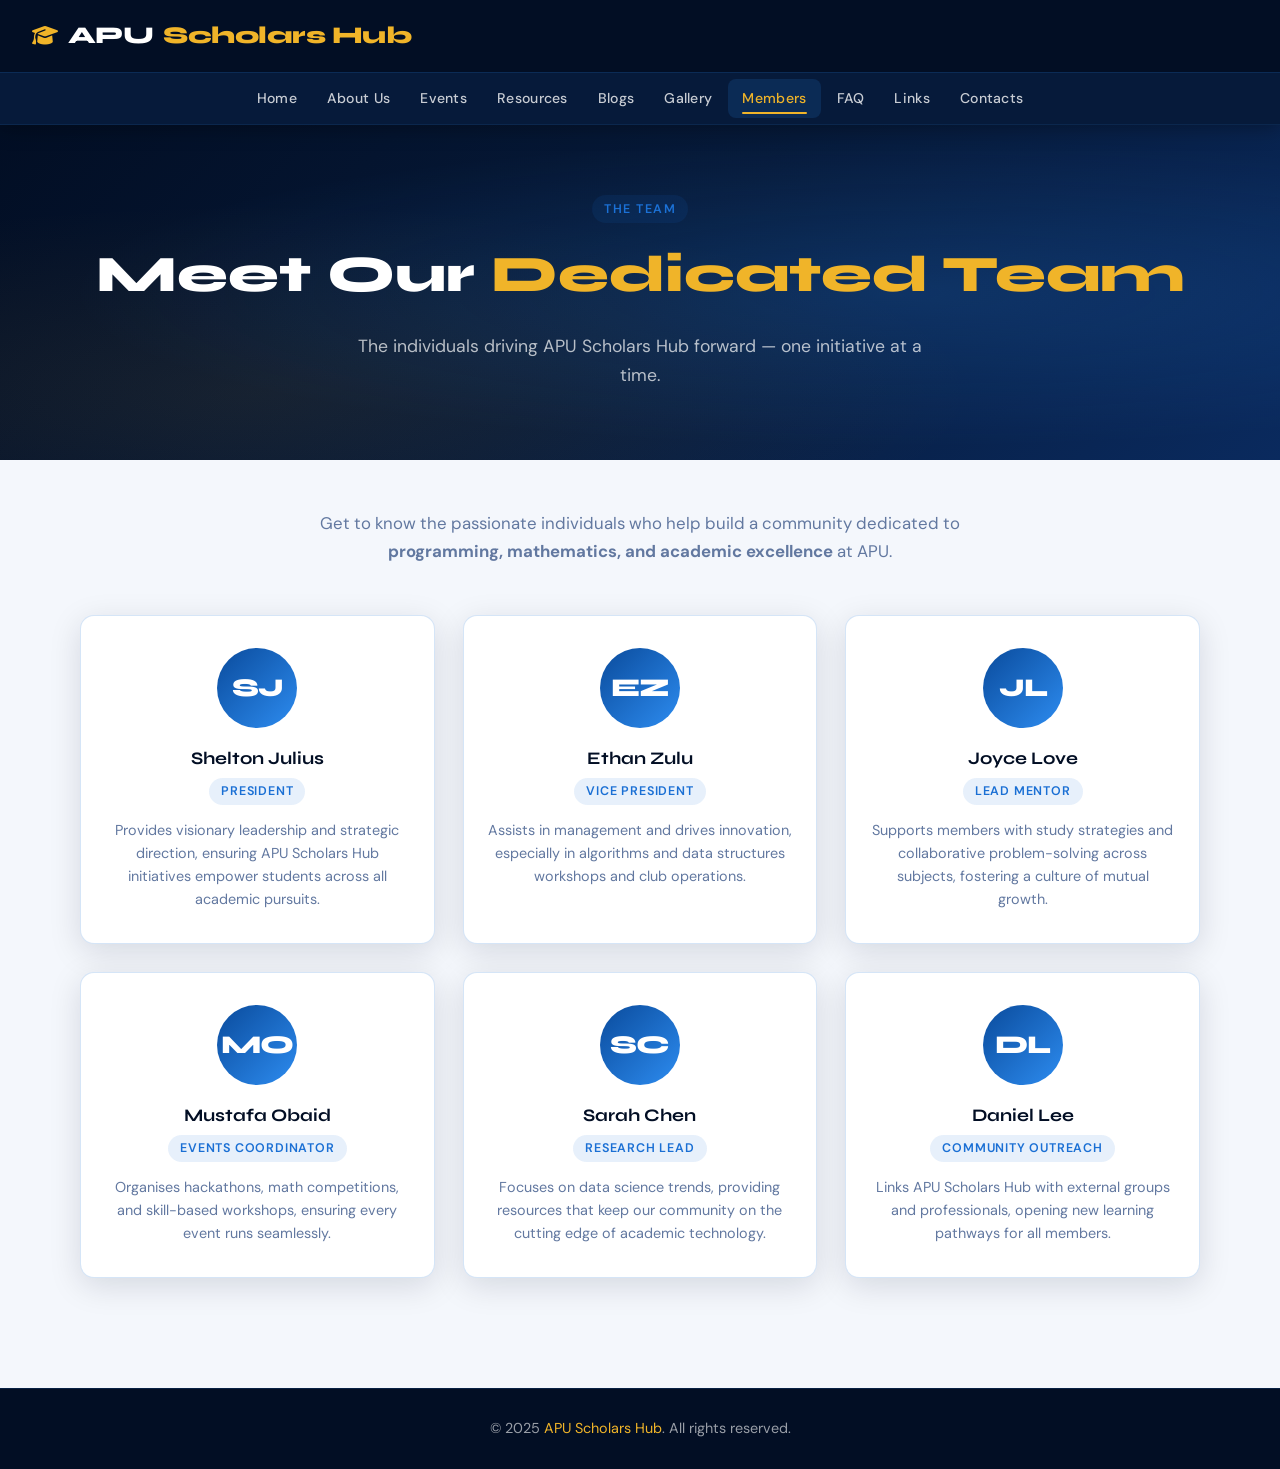
<file: members.html>
<!DOCTYPE html>
<html lang="en">
<head>
  <meta charset="UTF-8">
  <meta name="viewport" content="width=device-width, initial-scale=1.0">
  <title>APU Scholars Hub — Members</title>
  <link rel="stylesheet" href="css/style.css">
  <link rel="stylesheet" href="https://cdnjs.cloudflare.com/ajax/libs/font-awesome/6.5.0/css/all.min.css">
</head>
<body>

  <header>
    <div class="header-top">
      <h1><i class="fas fa-graduation-cap"></i> APU <span class="accent">Scholars Hub</span></h1>
      <button class="hamburger" aria-label="Toggle menu">
        <span></span><span></span><span></span>
      </button>
    </div>
    <nav>
      <ul>
        <li><a href="index.html">Home</a></li>
        <li><a href="about.html">About Us</a></li>
        <li><a href="events.html">Events</a></li>
        <li><a href="resources.html">Resources</a></li>
        <li><a href="blogs.html">Blogs</a></li>
        <li><a href="gallery.html">Gallery</a></li>
        <li><a href="members.html">Members</a></li>
        <li><a href="faq.html">FAQ</a></li>
        <li><a href="links.html">Links</a></li>
        <li><a href="contact.html">Contacts</a></li>
      </ul>
    </nav>
  </header>

  <section class="page-hero">
    <div class="section-tag">The Team</div>
    <h2>Meet Our <em>Dedicated Team</em></h2>
    <p>The individuals driving APU Scholars Hub forward — one initiative at a time.</p>
  </section>

  <main>
    <p class="members-intro fade-in-up">
      Get to know the passionate individuals who help build a community dedicated to
      <strong>programming, mathematics, and academic excellence</strong> at APU.
    </p>

    <div class="members-grid">

      <div class="member-card fade-in-up">
        <div class="member-avatar">SJ</div>
        <h4>Shelton Julius</h4>
        <span class="member-role">President</span>
        <p>Provides visionary leadership and strategic direction, ensuring APU Scholars Hub initiatives empower students across all academic pursuits.</p>
      </div>

      <div class="member-card fade-in-up">
        <div class="member-avatar">EZ</div>
        <h4>Ethan Zulu</h4>
        <span class="member-role">Vice President</span>
        <p>Assists in management and drives innovation, especially in algorithms and data structures workshops and club operations.</p>
      </div>

      <div class="member-card fade-in-up">
        <div class="member-avatar">JL</div>
        <h4>Joyce Love</h4>
        <span class="member-role">Lead Mentor</span>
        <p>Supports members with study strategies and collaborative problem-solving across subjects, fostering a culture of mutual growth.</p>
      </div>

      <div class="member-card fade-in-up">
        <div class="member-avatar">MO</div>
        <h4>Mustafa Obaid</h4>
        <span class="member-role">Events Coordinator</span>
        <p>Organises hackathons, math competitions, and skill-based workshops, ensuring every event runs seamlessly.</p>
      </div>

      <div class="member-card fade-in-up">
        <div class="member-avatar">SC</div>
        <h4>Sarah Chen</h4>
        <span class="member-role">Research Lead</span>
        <p>Focuses on data science trends, providing resources that keep our community on the cutting edge of academic technology.</p>
      </div>

      <div class="member-card fade-in-up">
        <div class="member-avatar">DL</div>
        <h4>Daniel Lee</h4>
        <span class="member-role">Community Outreach</span>
        <p>Links APU Scholars Hub with external groups and professionals, opening new learning pathways for all members.</p>
      </div>

    </div>
  </main>

  <footer>
    <p>© 2025 <span>APU Scholars Hub</span>. All rights reserved.</p>
  </footer>

  <script src="js/script.js"></script>
</body>
</html>
</file>
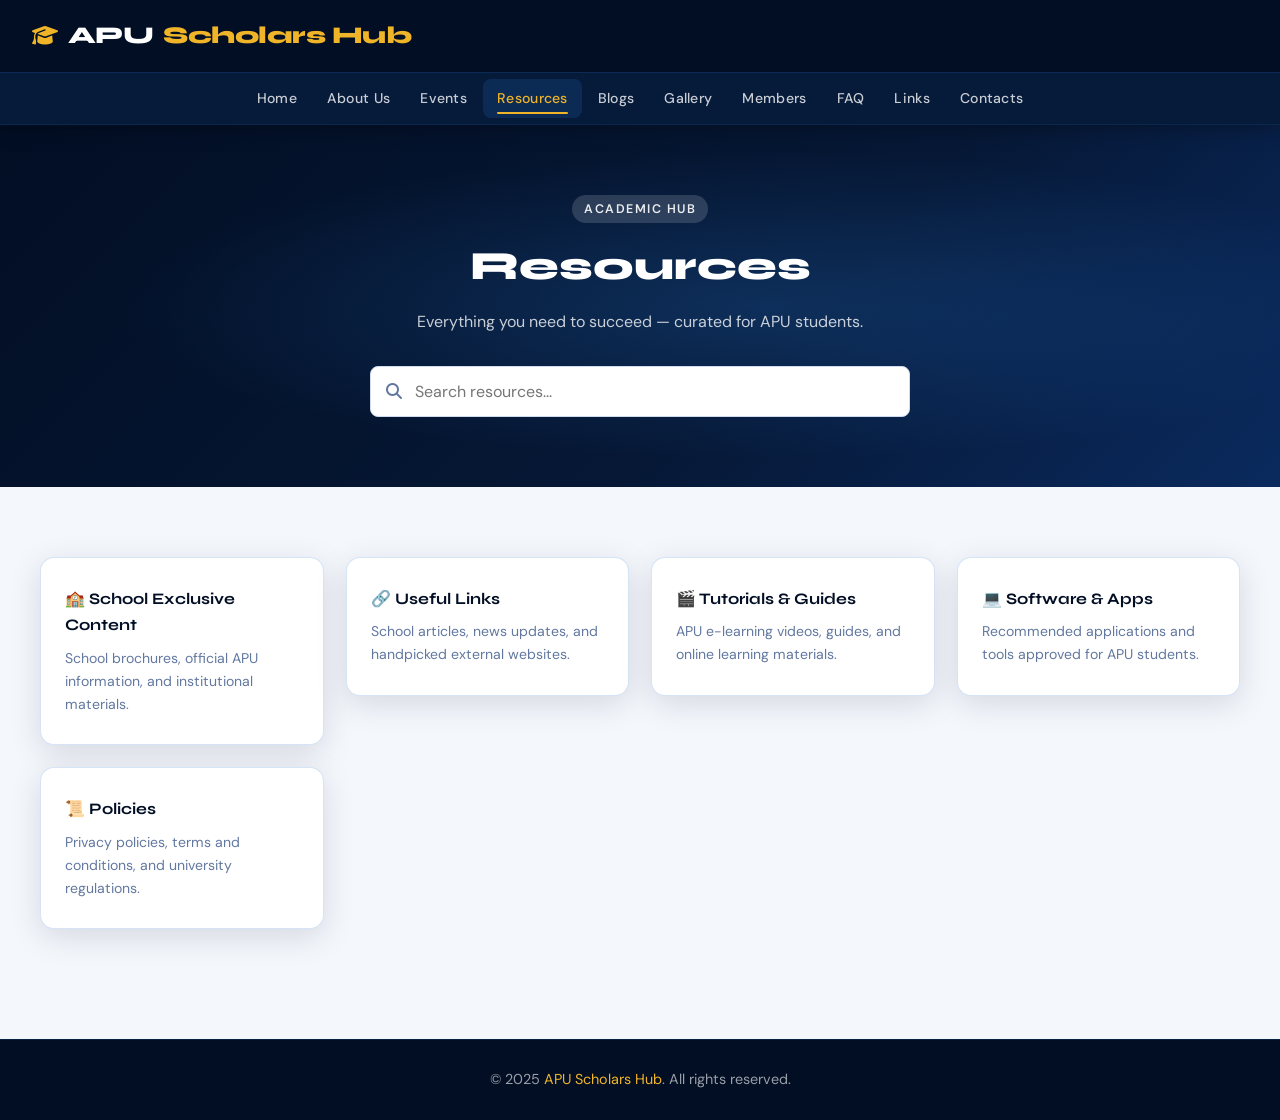
<file: resources.html>
<!DOCTYPE html>
<html lang="en">
<head>
  <meta charset="UTF-8">
  <meta name="viewport" content="width=device-width, initial-scale=1.0">
  <title>APU Scholars Hub — Resources</title>
  <link rel="stylesheet" href="css/style.css">
  <link rel="stylesheet" href="https://cdnjs.cloudflare.com/ajax/libs/font-awesome/6.5.0/css/all.min.css">
</head>
<body>

  <header>
    <div class="header-top">
      <h1><i class="fas fa-graduation-cap"></i> APU <span class="accent">Scholars Hub</span></h1>
      <button class="hamburger" aria-label="Toggle menu">
        <span></span><span></span><span></span>
      </button>
    </div>
    <nav>
      <ul>
        <li><a href="index.html">Home</a></li>
        <li><a href="about.html">About Us</a></li>
        <li><a href="events.html">Events</a></li>
        <li><a href="resources.html">Resources</a></li>
        <li><a href="blogs.html">Blogs</a></li>
        <li><a href="gallery.html">Gallery</a></li>
        <li><a href="members.html">Members</a></li>
        <li><a href="faq.html">FAQ</a></li>
        <li><a href="links.html">Links</a></li>
        <li><a href="contact.html">Contacts</a></li>
      </ul>
    </nav>
  </header>

  <section class="resources-hero">
    <div class="section-tag" style="position:relative;">Academic Hub</div>
    <h2 style="position:relative;">Resources</h2>
    <p style="position:relative;">Everything you need to succeed — curated for APU students.</p>
    <div class="search-wrap" style="position:relative;">
      <i class="fas fa-search"></i>
      <input type="text" id="searchbox" placeholder="Search resources..." autocomplete="off">
      <ul id="suggestion-box" class="suggestion-box"></ul>
    </div>
  </section>

  <section class="resources-section">
    <div class="resources-grid">

      <a href="https://www.apu.edu.my/" class="resource-link" target="_blank">
        <div class="resource-box fade-in-up">
          <h3>🏫 School Exclusive Content</h3>
          <p>School brochures, official APU information, and institutional materials.</p>
        </div>
      </a>

      <a href="https://www.apu.edu.my/news-happening" class="resource-link" target="_blank">
        <div class="resource-box fade-in-up">
          <h3>🔗 Useful Links</h3>
          <p>School articles, news updates, and handpicked external websites.</p>
        </div>
      </a>

      <a href="https://new.apu.edu.my/index.php/e-learning-online-learning-ol-apu" class="resource-link" target="_blank">
        <div class="resource-box fade-in-up">
          <h3>🎬 Tutorials & Guides</h3>
          <p>APU e-learning videos, guides, and online learning materials.</p>
        </div>
      </a>

      <a href="https://apiit.atlassian.net/wiki/spaces/ITSM/pages/993492993/APSoftware" class="resource-link" target="_blank">
        <div class="resource-box fade-in-up">
          <h3>💻 Software & Apps</h3>
          <p>Recommended applications and tools approved for APU students.</p>
        </div>
      </a>

      <a href="https://www.apu.edu.my/privacy-policy" class="resource-link" target="_blank">
        <div class="resource-box fade-in-up">
          <h3>📜 Policies</h3>
          <p>Privacy policies, terms and conditions, and university regulations.</p>
        </div>
      </a>

    </div>
  </section>

  <footer>
    <p>© 2025 <span>APU Scholars Hub</span>. All rights reserved.</p>
  </footer>

  <script src="js/script.js"></script>
</body>
</html>
</file>
<file: css/style.css>
﻿/* ============================================================
   APU SCHOLARS HUB — UNIFIED MODERN STYLESHEET
   Design: Deep navy + electric blue + gold accents
   Font: Syne (headings) + DM Sans (body)
   ============================================================ */

@import url('https://fonts.googleapis.com/css2?family=Syne:wght@400;600;700;800&family=DM+Sans:ital,wght@0,300;0,400;0,500;0,600;1,400&display=swap');

/* ── CSS VARIABLES ────────────────────────────────────────── */
:root {
  --navy:       #020e24;
  --navy-mid:   #061a3a;
  --blue:       #0a4b9c;
  --blue-bright:#1a6fd4;
  --blue-glow:  #2d8cf0;
  --gold:       #f0b429;
  --gold-light: #ffd166;
  --white:      #ffffff;
  --offwhite:   #f4f7fc;
  --text:       #1c2b4a;
  --text-muted: #6278a0;
  --border:     rgba(26, 111, 212, 0.18);
  --card-bg:    #ffffff;
  --glass:      rgba(255,255,255,0.06);
  --radius:     14px;
  --radius-sm:  8px;
  --shadow:     0 8px 32px rgba(2,14,36,0.13);
  --shadow-lg:  0 20px 60px rgba(2,14,36,0.22);
  --transition: 0.3s cubic-bezier(0.4, 0, 0.2, 1);
}

/* ── RESET ────────────────────────────────────────────────── */
*, *::before, *::after { box-sizing: border-box; margin: 0; padding: 0; }

html { scroll-behavior: smooth; }

body {
  font-family: 'DM Sans', sans-serif;
  background: var(--offwhite);
  color: var(--text);
  min-height: 100vh;
  overflow-x: hidden;
  line-height: 1.65;
}

img { max-width: 100%; height: auto; display: block; }
a   { color: var(--blue-bright); text-decoration: none; }

/* ── HEADER ───────────────────────────────────────────────── */
header {
  background: var(--navy);
  padding: 0;
  position: sticky;
  top: 0;
  z-index: 1000;
  box-shadow: 0 2px 20px rgba(0,0,0,0.35);
  border-bottom: 1px solid rgba(45,140,240,0.2);
}

.header-top {
  display: flex;
  align-items: center;
  justify-content: space-between;
  padding: 16px 32px;
}

header h1 {
  font-family: 'Syne', sans-serif;
  font-size: 1.5rem;
  font-weight: 800;
  color: var(--white);
  letter-spacing: -0.5px;
  display: flex;
  align-items: center;
  gap: 10px;
}

header h1 span.accent {
  color: var(--gold);
}

header h1 i {
  color: var(--gold);
  font-size: 1.3rem;
}

/* ── HAMBURGER ────────────────────────────────────────────── */
.hamburger {
  display: none;
  flex-direction: column;
  gap: 5px;
  background: none;
  border: none;
  cursor: pointer;
  padding: 4px;
  z-index: 1100;
}

.hamburger span {
  display: block;
  width: 26px;
  height: 2px;
  background: var(--white);
  border-radius: 2px;
  transition: var(--transition);
}

.hamburger.open span:nth-child(1) { transform: translateY(7px) rotate(45deg); }
.hamburger.open span:nth-child(2) { opacity: 0; }
.hamburger.open span:nth-child(3) { transform: translateY(-7px) rotate(-45deg); }

/* ── NAV ──────────────────────────────────────────────────── */
nav {
  background: var(--navy-mid);
  border-top: 1px solid rgba(45,140,240,0.15);
}

nav ul {
  list-style: none;
  display: flex;
  flex-wrap: wrap;
  justify-content: center;
  gap: 2px;
  padding: 6px 20px;
}

nav a {
  display: block;
  padding: 8px 14px;
  color: rgba(255,255,255,0.78);
  font-family: 'DM Sans', sans-serif;
  font-size: 0.88rem;
  font-weight: 500;
  letter-spacing: 0.3px;
  border-radius: var(--radius-sm);
  transition: var(--transition);
  position: relative;
}

nav a::after {
  content: '';
  position: absolute;
  bottom: 4px; left: 50%; right: 50%;
  height: 2px;
  background: var(--gold);
  border-radius: 2px;
  transition: var(--transition);
}

nav a:hover,
nav a.active {
  color: var(--white);
  background: rgba(45,140,240,0.15);
}

nav a:hover::after,
nav a.active::after {
  left: 14px; right: 14px;
}

nav a.active {
  color: var(--gold);
}

/* ── HERO / PAGE BANNERS ──────────────────────────────────── */
.page-hero {
  background: linear-gradient(135deg, var(--navy) 0%, var(--navy-mid) 50%, #0a2a5e 100%);
  padding: 70px 40px;
  text-align: center;
  position: relative;
  overflow: hidden;
}

.page-hero::before {
  content: '';
  position: absolute;
  inset: 0;
  background: radial-gradient(ellipse at 70% 50%, rgba(45,140,240,0.18) 0%, transparent 65%),
              radial-gradient(ellipse at 20% 80%, rgba(240,180,41,0.08) 0%, transparent 50%);
  pointer-events: none;
}

.page-hero h2 {
  font-family: 'Syne', sans-serif;
  font-size: clamp(2rem, 5vw, 3.2rem);
  font-weight: 800;
  color: var(--white);
  margin-bottom: 14px;
  position: relative;
}

.page-hero h2 em {
  color: var(--gold);
  font-style: normal;
}

.page-hero p {
  color: rgba(255,255,255,0.7);
  font-size: 1.1rem;
  max-width: 600px;
  margin: 0 auto;
  position: relative;
}

/* ── MAIN ─────────────────────────────────────────────────── */
main {
  padding: 50px 40px;
  max-width: 1200px;
  margin: 0 auto;
  text-align: center;
}

/* Reset left-aligned blocks inside main */
main p,
main h2,
main h3,
main .section-tag {
  text-align: center;
}

.events-container,
.blogs-grid,
.members-grid,
.highlights-grid,
.gallery-grid,
.links-category,
.resources-grid {
  text-align: left;
}

/* ── SECTION TITLES ───────────────────────────────────────── */
.section-title {
  font-family: 'Syne', sans-serif;
  font-size: clamp(1.6rem, 3vw, 2.4rem);
  font-weight: 700;
  color: var(--navy);
  text-align: center;
  margin-bottom: 10px;
}

.section-subtitle {
  text-align: center;
  color: var(--text-muted);
  font-size: 1.05rem;
  margin-bottom: 50px;
}

.section-tag {
  display: inline-block;
  background: rgba(26,111,212,0.1);
  color: var(--blue-bright);
  font-size: 0.78rem;
  font-weight: 600;
  letter-spacing: 1.5px;
  text-transform: uppercase;
  padding: 4px 12px;
  border-radius: 20px;
  margin-bottom: 10px;
}

/* ── CARDS ────────────────────────────────────────────────── */
.card {
  background: var(--card-bg);
  border-radius: var(--radius);
  border: 1px solid var(--border);
  box-shadow: var(--shadow);
  transition: var(--transition);
  overflow: hidden;
}

.card:hover {
  transform: translateY(-5px);
  box-shadow: var(--shadow-lg);
  border-color: rgba(45,140,240,0.35);
}

/* ── BUTTONS ──────────────────────────────────────────────── */
.btn, .cta-button {
  display: inline-flex;
  align-items: center;
  gap: 8px;
  padding: 12px 26px;
  background: linear-gradient(135deg, var(--blue), var(--blue-bright));
  color: var(--white);
  font-family: 'DM Sans', sans-serif;
  font-weight: 600;
  font-size: 0.95rem;
  border-radius: var(--radius-sm);
  border: none;
  cursor: pointer;
  transition: var(--transition);
  box-shadow: 0 4px 15px rgba(10,75,156,0.3);
  letter-spacing: 0.2px;
}

.btn:hover, .cta-button:hover {
  transform: translateY(-2px);
  box-shadow: 0 8px 25px rgba(10,75,156,0.45);
  background: linear-gradient(135deg, var(--blue-bright), var(--blue-glow));
  color: var(--white);
}

.btn-gold {
  background: linear-gradient(135deg, var(--gold), var(--gold-light));
  color: var(--navy);
  box-shadow: 0 4px 15px rgba(240,180,41,0.3);
}

.btn-gold:hover {
  box-shadow: 0 8px 25px rgba(240,180,41,0.45);
}

.btn-outline {
  background: transparent;
  border: 2px solid var(--blue-bright);
  color: var(--blue-bright);
  box-shadow: none;
}

.btn-outline:hover {
  background: var(--blue-bright);
  color: var(--white);
}

/* ── FOOTER ───────────────────────────────────────────────── */
footer {
  background: var(--navy);
  color: rgba(255,255,255,0.6);
  text-align: center;
  padding: 28px 20px;
  font-size: 0.9rem;
  border-top: 1px solid rgba(45,140,240,0.15);
  margin-top: 60px;
}

footer span {
  color: var(--gold);
}

/* ═══════════════════════════════════════════════════════════
   INDEX PAGE
   ═══════════════════════════════════════════════════════════ */
.home-hero {
  background: linear-gradient(135deg, var(--navy) 0%, #061836 55%, #0a2a5e 100%);
  min-height: 520px;
  display: flex;
  align-items: center;
  justify-content: center;
  text-align: center;
  position: relative;
  overflow: hidden;
  padding: 80px 40px;
}

.home-hero::before {
  content: '';
  position: absolute;
  inset: 0;
  background:
    radial-gradient(ellipse 80% 60% at 50% 40%, rgba(45,140,240,0.22) 0%, transparent 60%),
    radial-gradient(ellipse 40% 40% at 80% 70%, rgba(240,180,41,0.1) 0%, transparent 50%);
}

.home-hero-content {
  position: relative;
  z-index: 1;
  max-width: 720px;
}

.home-hero h2 {
  font-family: 'Syne', sans-serif;
  font-size: clamp(2.2rem, 6vw, 3.8rem);
  font-weight: 800;
  color: var(--white);
  line-height: 1.15;
  margin-bottom: 18px;
  opacity: 0;
  transform: translateY(20px);
  animation: fadeUp 0.8s ease forwards 0.2s;
}

.home-hero h2 em {
  color: var(--gold);
  font-style: normal;
}

.home-hero p {
  color: rgba(255,255,255,0.72);
  font-size: 1.15rem;
  margin-bottom: 36px;
  opacity: 0;
  animation: fadeUp 0.8s ease forwards 0.45s;
}

.home-hero .btn {
  opacity: 0;
  animation: fadeUp 0.8s ease forwards 0.65s;
}

.hero-img-wrap {
  margin: 50px auto 0;
  max-width: 900px;
  padding: 0 40px;
}

.hero-img-wrap img {
  border-radius: var(--radius);
  box-shadow: var(--shadow-lg);
  width: 100%;
  object-fit: cover;
  max-height: 420px;
}

/* Highlights grid */
.highlights-grid {
  display: grid;
  grid-template-columns: repeat(auto-fit, minmax(240px, 1fr));
  gap: 24px;
  margin-top: 20px;
}

.highlight-card {
  background: var(--card-bg);
  border: 1px solid var(--border);
  border-radius: var(--radius);
  padding: 30px 24px;
  text-align: center;
  box-shadow: var(--shadow);
  transition: var(--transition);
  opacity: 1;
  transform: translateY(0);
}

.highlight-card:hover {
  transform: translateY(-6px);
  box-shadow: var(--shadow-lg);
  border-color: rgba(45,140,240,0.4);
}

.highlight-icon {
  font-size: 2rem;
  margin-bottom: 12px;
}

.highlight-card h4 {
  font-family: 'Syne', sans-serif;
  font-size: 1.05rem;
  font-weight: 700;
  color: var(--navy);
  margin-bottom: 8px;
}

.highlight-card p {
  font-size: 0.9rem;
  color: var(--text-muted);
}

/* ═══════════════════════════════════════════════════════════
   ABOUT PAGE
   ═══════════════════════════════════════════════════════════ */
.about-banner img {
  width: 100%;
  max-height: 380px;
  object-fit: cover;
  border-radius: var(--radius);
  box-shadow: var(--shadow-lg);
  margin-bottom: 50px;
}

.about-intro-block {
  max-width: 760px;
  margin: 0 auto 60px;
  text-align: center;
}

.about-intro-block h2 {
  font-family: 'Syne', sans-serif;
  font-size: 2rem;
  font-weight: 700;
  color: var(--navy);
  margin-bottom: 16px;
}

.about-intro-block p {
  font-size: 1.08rem;
  color: var(--text-muted);
  line-height: 1.8;
}

.about-split {
  display: grid;
  grid-template-columns: 1fr 1fr;
  gap: 50px;
  align-items: center;
  background: linear-gradient(135deg, #eef4fd 0%, #f8fbff 100%);
  border-radius: var(--radius);
  padding: 50px;
  margin-bottom: 60px;
  border: 1px solid var(--border);
}

.about-split h3 {
  font-family: 'Syne', sans-serif;
  font-size: 1.5rem;
  color: var(--navy);
  margin-bottom: 20px;
}

.about-split ul {
  list-style: none;
  padding: 0;
  display: block;
}

.about-split ul li {
  padding: 10px 0 10px 32px;
  position: relative;
  color: var(--text);
  font-size: 0.98rem;
  border-bottom: 1px solid rgba(26,111,212,0.08);
  display: block;
  width: auto;
  background: none;
  box-shadow: none;
  border-radius: 0;
  transform: none !important;
  text-align: left;
}

.about-split ul li::before {
  content: '✦';
  position: absolute;
  left: 0;
  color: var(--gold);
  font-size: 0.85rem;
  top: 12px;
}

.about-img img {
  border-radius: var(--radius);
  box-shadow: var(--shadow);
  width: 100%;
  object-fit: cover;
}

/* Timeline */
.timeline-section {
  max-width: 680px;
  margin: 0 auto 60px;
}

.timeline-section h3 {
  font-family: 'Syne', sans-serif;
  font-size: 1.6rem;
  color: var(--navy);
  text-align: center;
  margin-bottom: 40px;
}

.timeline-list {
  list-style: none;
  padding: 0;
  display: block;
  position: relative;
}

.timeline-list::before {
  content: '';
  position: absolute;
  left: 20px;
  top: 0; bottom: 0;
  width: 2px;
  background: linear-gradient(to bottom, var(--blue-bright), var(--gold));
}

.timeline-list li {
  padding: 0 0 32px 60px;
  position: relative;
  display: block;
  background: none;
  border: none;
  box-shadow: none;
  border-radius: 0;
  transform: none !important;
  text-align: left;
  width: auto;
}

.timeline-list li::before {
  content: '';
  position: absolute;
  left: 12px;
  top: 6px;
  width: 18px; height: 18px;
  background: var(--gold);
  border-radius: 50%;
  border: 3px solid var(--offwhite);
  box-shadow: 0 0 0 2px var(--blue-bright);
}

.timeline-list li strong {
  font-family: 'Syne', sans-serif;
  font-size: 1.1rem;
  color: var(--blue-bright);
  display: block;
  margin-bottom: 4px;
}

/* Team Grid */
.team-grid {
  display: grid;
  grid-template-columns: repeat(auto-fit, minmax(200px, 1fr));
  gap: 30px;
  margin-top: 20px;
}

.leader-card {
  background: var(--card-bg);
  border: 1px solid var(--border);
  border-radius: var(--radius);
  padding: 30px 20px;
  text-align: center;
  box-shadow: var(--shadow);
  transition: var(--transition);
}

.leader-card:hover {
  transform: translateY(-6px);
  box-shadow: var(--shadow-lg);
  border-color: rgba(45,140,240,0.4);
}

.leader-card img {
  width: 90px; height: 90px;
  border-radius: 50%;
  object-fit: cover;
  margin: 0 auto 14px;
  border: 3px solid var(--blue-glow);
  background: var(--offwhite);
}

.leader-card h4 {
  font-family: 'Syne', sans-serif;
  font-size: 1rem;
  font-weight: 700;
  color: var(--navy);
  margin-bottom: 4px;
}

.leader-card p {
  font-size: 0.85rem;
  color: var(--blue-bright);
  font-weight: 500;
}

/* ═══════════════════════════════════════════════════════════
   EVENTS PAGE
   ═══════════════════════════════════════════════════════════ */
.events-container {
  display: grid;
  grid-template-columns: repeat(auto-fit, minmax(300px, 1fr));
  gap: 28px;
  margin-top: 20px;
}

.event-card {
  background: var(--card-bg);
  border: 1px solid var(--border);
  border-radius: var(--radius);
  padding: 30px;
  box-shadow: var(--shadow);
  transition: var(--transition);
  position: relative;
  overflow: hidden;
}

.event-card::before {
  content: '';
  position: absolute;
  top: 0; left: 0; right: 0;
  height: 4px;
  background: linear-gradient(90deg, var(--blue), var(--gold));
}

.event-card:hover {
  transform: translateY(-5px);
  box-shadow: var(--shadow-lg);
  border-color: rgba(45,140,240,0.35);
}

.event-card h3 {
  font-family: 'Syne', sans-serif;
  font-size: 1.2rem;
  color: var(--navy);
  margin-bottom: 16px;
}

.event-card .event-meta {
  font-size: 0.88rem;
  color: var(--text-muted);
  margin-bottom: 6px;
  display: flex;
  align-items: center;
  gap: 6px;
}

.event-card .event-meta i {
  color: var(--blue-bright);
  width: 14px;
}

.event-card > p:last-of-type {
  margin: 16px 0 20px;
  color: var(--text);
  font-size: 0.95rem;
}

/* ═══════════════════════════════════════════════════════════
   GALLERY PAGE
   ═══════════════════════════════════════════════════════════ */
.gallery-grid {
  display: grid;
  grid-template-columns: repeat(auto-fill, minmax(280px, 1fr));
  gap: 20px;
  margin-top: 20px;
}

.gallery-item {
  border-radius: var(--radius);
  overflow: hidden;
  box-shadow: var(--shadow);
  aspect-ratio: 4/3;
  cursor: pointer;
  position: relative;
}

.gallery-item::after {
  content: '🔍';
  position: absolute;
  inset: 0;
  background: rgba(2,14,36,0.5);
  display: flex;
  align-items: center;
  justify-content: center;
  font-size: 2rem;
  opacity: 0;
  transition: var(--transition);
}

.gallery-item:hover::after { opacity: 1; }

.gallery-item img {
  width: 100%; height: 100%;
  object-fit: cover;
  transition: transform 0.5s ease;
}

.gallery-item:hover img { transform: scale(1.07); }

/* Lightbox */
.lightbox {
  display: none;
  position: fixed;
  inset: 0;
  background: rgba(2,14,36,0.92);
  z-index: 9999;
  align-items: center;
  justify-content: center;
}

.lightbox.open { display: flex; }

.lightbox img {
  max-width: 90vw;
  max-height: 85vh;
  border-radius: var(--radius);
  box-shadow: var(--shadow-lg);
}

.lightbox-close {
  position: absolute;
  top: 24px; right: 32px;
  background: none;
  border: none;
  color: white;
  font-size: 2.5rem;
  cursor: pointer;
  line-height: 1;
}

/* ═══════════════════════════════════════════════════════════
   BLOGS PAGE
   ═══════════════════════════════════════════════════════════ */
.blogs-grid {
  display: grid;
  grid-template-columns: repeat(auto-fit, minmax(280px, 1fr));
  gap: 28px;
  margin-top: 30px;
}

.blog-card {
  background: var(--card-bg);
  border: 1px solid var(--border);
  border-radius: var(--radius);
  overflow: hidden;
  box-shadow: var(--shadow);
  transition: var(--transition);
  display: flex;
  flex-direction: column;
}

.blog-card:hover {
  transform: translateY(-5px);
  box-shadow: var(--shadow-lg);
  border-color: rgba(45,140,240,0.35);
}

.blog-card-img {
  width: 100%;
  height: 190px;
  object-fit: cover;
}

.blog-card-body {
  padding: 24px;
  flex: 1;
  display: flex;
  flex-direction: column;
}

.blog-tag {
  display: inline-block;
  background: rgba(26,111,212,0.1);
  color: var(--blue-bright);
  font-size: 0.75rem;
  font-weight: 600;
  letter-spacing: 1px;
  text-transform: uppercase;
  padding: 3px 10px;
  border-radius: 20px;
  margin-bottom: 10px;
}

.blog-card-body h3 {
  font-family: 'Syne', sans-serif;
  font-size: 1.1rem;
  color: var(--navy);
  margin-bottom: 10px;
  line-height: 1.4;
}

.blog-card-body p {
  font-size: 0.92rem;
  color: var(--text-muted);
  flex: 1;
  margin-bottom: 18px;
}

/* ═══════════════════════════════════════════════════════════
   CONTACT PAGE
   ═══════════════════════════════════════════════════════════ */
.contact-wrapper {
  display: grid;
  grid-template-columns: 1fr 1.4fr;
  gap: 50px;
  align-items: start;
  margin-top: 10px;
}

.contact-info h3 {
  font-family: 'Syne', sans-serif;
  font-size: 1.3rem;
  color: var(--navy);
  margin-bottom: 20px;
}

.contact-info-list {
  list-style: none;
  padding: 0;
  display: flex;
  flex-direction: column;
  gap: 16px;
}

.contact-info-list li {
  display: flex;
  align-items: flex-start;
  gap: 14px;
  background: var(--card-bg);
  border: 1px solid var(--border);
  border-radius: var(--radius-sm);
  padding: 16px;
  font-size: 0.93rem;
  transition: var(--transition);
}

.contact-info-list li:hover {
  border-color: var(--blue-bright);
  box-shadow: 0 4px 12px rgba(26,111,212,0.1);
}

.contact-info-list .ci-icon {
  width: 36px; height: 36px;
  background: linear-gradient(135deg, var(--blue), var(--blue-bright));
  border-radius: 8px;
  display: flex;
  align-items: center;
  justify-content: center;
  color: white;
  font-size: 0.9rem;
  flex-shrink: 0;
}

.contact-info-list .ci-label {
  font-weight: 600;
  color: var(--navy);
  font-size: 0.82rem;
  text-transform: uppercase;
  letter-spacing: 0.5px;
  display: block;
  margin-bottom: 2px;
}

.contact-info-list .ci-value {
  color: var(--text-muted);
}

/* Contact Form */
.contact-form-card {
  background: var(--card-bg);
  border: 1px solid var(--border);
  border-radius: var(--radius);
  padding: 40px;
  box-shadow: var(--shadow);
}

.contact-form-card h3 {
  font-family: 'Syne', sans-serif;
  font-size: 1.3rem;
  color: var(--navy);
  margin-bottom: 28px;
}

.form-group {
  margin-bottom: 22px;
}

.form-group label {
  display: block;
  font-size: 0.88rem;
  font-weight: 600;
  color: var(--text);
  margin-bottom: 7px;
  letter-spacing: 0.3px;
}

.form-group input,
.form-group textarea {
  width: 100%;
  padding: 12px 16px;
  border: 1.5px solid #d0dced;
  border-radius: var(--radius-sm);
  font-family: 'DM Sans', sans-serif;
  font-size: 0.95rem;
  color: var(--text);
  background: #fafcff;
  transition: var(--transition);
  outline: none;
}

.form-group input:focus,
.form-group textarea:focus {
  border-color: var(--blue-bright);
  box-shadow: 0 0 0 3px rgba(26,111,212,0.1);
  background: var(--white);
}

.form-group input.error,
.form-group textarea.error {
  border-color: #e03c3c;
  box-shadow: 0 0 0 3px rgba(224,60,60,0.1);
}

.field-error {
  font-size: 0.82rem;
  color: #e03c3c;
  margin-top: 5px;
  display: none;
}

.field-error.visible { display: block; }

.form-group textarea { resize: vertical; min-height: 130px; }

#formconfirmation {
  display: none;
  background: linear-gradient(135deg, #d4f5e9, #e8faf2);
  border: 1px solid #52c98a;
  color: #1a7a50;
  padding: 16px 20px;
  border-radius: var(--radius-sm);
  font-weight: 500;
  margin-top: 16px;
  text-align: center;
}

#formconfirmation.visible { display: block; }

/* ═══════════════════════════════════════════════════════════
   FAQ PAGE
   ═══════════════════════════════════════════════════════════ */
.faq-container {
  max-width: 780px;
  margin: 0 auto;
  padding: 0;
}

.faq-container > h2 {
  font-family: 'Syne', sans-serif;
  font-size: 2rem;
  color: var(--navy);
  text-align: center;
  margin-bottom: 10px;
}

.faq-intro {
  text-align: center;
  color: var(--text-muted);
  margin-bottom: 40px;
}

.faq-item {
  background: var(--card-bg);
  border: 1px solid var(--border);
  border-radius: var(--radius);
  margin-bottom: 14px;
  overflow: hidden;
  transition: var(--transition);
}

.faq-item:hover {
  border-color: rgba(45,140,240,0.35);
}

.faq-question {
  width: 100%;
  background: none;
  border: none;
  text-align: left;
  font-family: 'DM Sans', sans-serif;
  font-size: 1rem;
  font-weight: 600;
  color: var(--navy);
  display: flex;
  justify-content: space-between;
  align-items: center;
  cursor: pointer;
  padding: 20px 24px;
  gap: 16px;
  transition: var(--transition);
}

.faq-question:hover { color: var(--blue-bright); }

.faq-icon {
  width: 28px; height: 28px;
  background: rgba(26,111,212,0.1);
  border-radius: 50%;
  display: flex;
  align-items: center;
  justify-content: center;
  color: var(--blue-bright);
  font-size: 1.1rem;
  font-weight: 700;
  flex-shrink: 0;
  transition: var(--transition);
}

.faq-item.open .faq-icon {
  background: var(--blue-bright);
  color: white;
  transform: rotate(45deg);
}

.faq-answer {
  max-height: 0;
  overflow: hidden;
  transition: max-height 0.4s ease, padding 0.3s ease;
  padding: 0 24px;
  color: var(--text-muted);
  font-size: 0.96rem;
  line-height: 1.75;
}

.faq-answer.open {
  max-height: 300px;
  padding: 0 24px 20px;
}

/* ═══════════════════════════════════════════════════════════
   MEMBERS PAGE
   ═══════════════════════════════════════════════════════════ */
.members-intro {
  text-align: center;
  max-width: 700px;
  margin: 0 auto 50px;
  color: var(--text-muted);
  font-size: 1.05rem;
}

.members-grid {
  display: grid;
  grid-template-columns: repeat(auto-fit, minmax(280px, 1fr));
  gap: 28px;
}

.member-card {
  background: var(--card-bg);
  border: 1px solid var(--border);
  border-radius: var(--radius);
  padding: 32px 24px;
  text-align: center;
  box-shadow: var(--shadow);
  transition: var(--transition);
  position: relative;
  overflow: hidden;
}

.member-card::before {
  content: '';
  position: absolute;
  top: 0; left: 0; right: 0;
  height: 4px;
  background: linear-gradient(90deg, var(--blue), var(--gold));
  transform: scaleX(0);
  transition: var(--transition);
  transform-origin: left;
}

.member-card:hover::before { transform: scaleX(1); }

.member-card:hover {
  transform: translateY(-6px);
  box-shadow: var(--shadow-lg);
  border-color: rgba(45,140,240,0.35);
}

.member-avatar {
  width: 80px; height: 80px;
  background: linear-gradient(135deg, var(--blue), var(--blue-glow));
  border-radius: 50%;
  display: flex;
  align-items: center;
  justify-content: center;
  margin: 0 auto 16px;
  font-family: 'Syne', sans-serif;
  font-size: 1.6rem;
  font-weight: 800;
  color: white;
  letter-spacing: -1px;
}

.member-card h4 {
  font-family: 'Syne', sans-serif;
  font-size: 1.1rem;
  color: var(--navy);
  margin-bottom: 4px;
}

.member-role {
  display: inline-block;
  background: rgba(26,111,212,0.1);
  color: var(--blue-bright);
  font-size: 0.78rem;
  font-weight: 600;
  letter-spacing: 0.8px;
  text-transform: uppercase;
  padding: 3px 12px;
  border-radius: 20px;
  margin-bottom: 14px;
}

.member-card p {
  font-size: 0.9rem;
  color: var(--text-muted);
  line-height: 1.6;
}

/* ═══════════════════════════════════════════════════════════
   LINKS PAGE
   ═══════════════════════════════════════════════════════════ */
.links-category {
  margin-bottom: 50px;
}

.links-category h3 {
  font-family: 'Syne', sans-serif;
  font-size: 1.3rem;
  color: var(--navy);
  margin-bottom: 20px;
  padding-bottom: 10px;
  border-bottom: 2px solid var(--border);
  display: flex;
  align-items: center;
  gap: 10px;
}

.links-category h3 i {
  color: var(--blue-bright);
}

.links-grid {
  display: grid;
  grid-template-columns: repeat(auto-fill, minmax(300px, 1fr));
  gap: 16px;
  list-style: none;
  padding: 0;
}

.links-grid li {
  display: block;
  background: none;
  border: none;
  box-shadow: none;
  border-radius: 0;
  padding: 0;
  transform: none !important;
  text-align: left;
  width: auto;
}

.link-card {
  display: flex;
  align-items: flex-start;
  gap: 14px;
  background: var(--card-bg);
  border: 1px solid var(--border);
  border-radius: var(--radius-sm);
  padding: 16px 18px;
  transition: var(--transition);
  height: 100%;
}

.link-card:hover {
  border-color: var(--blue-bright);
  box-shadow: 0 4px 18px rgba(26,111,212,0.13);
  transform: translateY(-2px);
}

.link-icon {
  width: 38px; height: 38px;
  background: linear-gradient(135deg, var(--blue), var(--blue-bright));
  border-radius: 8px;
  display: flex;
  align-items: center;
  justify-content: center;
  color: white;
  font-size: 0.9rem;
  flex-shrink: 0;
  margin-top: 2px;
}

.link-card-text strong {
  display: block;
  color: var(--navy);
  font-size: 0.96rem;
  font-weight: 600;
  margin-bottom: 4px;
  transition: color var(--transition);
}

.link-card:hover .link-card-text strong {
  color: var(--blue-bright);
}

.link-description {
  font-size: 0.86rem;
  color: var(--text-muted);
  line-height: 1.5;
  margin: 0;
}

/* ═══════════════════════════════════════════════════════════
   RESOURCES PAGE
   ═══════════════════════════════════════════════════════════ */
.resources-hero {
  background: linear-gradient(135deg, var(--navy) 0%, #061836 60%, #0a2a5e 100%);
  padding: 70px 40px;
  text-align: center;
  position: relative;
  overflow: hidden;
  color: white;
}

.resources-hero::before {
  content: '';
  position: absolute;
  inset: 0;
  background: radial-gradient(ellipse at 60% 50%, rgba(45,140,240,0.2) 0%, transparent 60%);
  pointer-events: none;
}

.resources-hero h2 {
  font-family: 'Syne', sans-serif;
  font-size: 2.5rem;
  font-weight: 800;
  color: white !important;
  position: relative;
  z-index: 1;
}

.resources-hero p {
  color: rgba(255,255,255,0.78) !important;
  position: relative;
  z-index: 1;
  margin-top: 10px;
}

.resources-hero .section-tag {
  position: relative;
  z-index: 1;
  background: rgba(255,255,255,0.15);
  color: rgba(255,255,255,0.9);
}

.resources-hero .search-wrap {
  position: relative;
  z-index: 1;
}

.search-wrap {
  max-width: 540px;
  margin: 30px auto 0;
  position: relative;
}

.search-wrap i {
  position: absolute;
  left: 16px;
  top: 50%;
  transform: translateY(-50%);
  color: var(--text-muted);
}

#searchbox {
  width: 100%;
  padding: 14px 16px 14px 44px;
  border: 1.5px solid #d0dced;
  border-radius: var(--radius-sm);
  font-family: 'DM Sans', sans-serif;
  font-size: 1rem;
  outline: none;
  transition: var(--transition);
  background: white;
}

#searchbox:focus {
  border-color: var(--blue-bright);
  box-shadow: 0 0 0 3px rgba(26,111,212,0.1);
}

.suggestion-box {
  list-style: none;
  padding: 0;
  position: absolute;
  top: calc(100% + 6px);
  left: 0; right: 0;
  background: white;
  border: 1px solid var(--border);
  border-radius: var(--radius-sm);
  box-shadow: var(--shadow);
  z-index: 50;
  display: none;
}

.suggestion-box.visible { display: block; }

.suggestion-box li {
  padding: 12px 16px;
  cursor: pointer;
  font-size: 0.93rem;
  color: var(--text);
  border-bottom: 1px solid var(--border);
  transition: background var(--transition);
  display: block;
  background: none;
  box-shadow: none;
  border-radius: 0;
  transform: none !important;
  text-align: left;
  width: auto;
}

.suggestion-box li:last-child { border-bottom: none; }
.suggestion-box li:hover { background: var(--offwhite); color: var(--blue-bright); }

.resources-section { margin-top: 0; padding: 50px 40px; }

.resources-grid {
  display: grid;
  grid-template-columns: repeat(auto-fit, minmax(240px, 1fr));
  gap: 22px;
  margin-top: 20px;
}

.resource-link { text-decoration: none; color: inherit; }

.resource-box {
  background: var(--card-bg);
  border: 1px solid var(--border);
  border-radius: var(--radius);
  padding: 28px 24px;
  box-shadow: var(--shadow);
  transition: var(--transition);
  position: relative;
  overflow: hidden;
}

.resource-box::before {
  content: '';
  position: absolute;
  bottom: 0; left: 0; right: 0;
  height: 3px;
  background: linear-gradient(90deg, var(--blue), var(--gold));
  transform: scaleX(0);
  transform-origin: left;
  transition: var(--transition);
}

.resource-link:hover .resource-box { transform: translateY(-4px); box-shadow: var(--shadow-lg); border-color: rgba(45,140,240,0.4); }
.resource-link:hover .resource-box::before { transform: scaleX(1); }

.resource-box h3 {
  font-family: 'Syne', sans-serif;
  font-size: 1rem;
  color: var(--navy);
  margin-bottom: 8px;
}

.resource-box p { font-size: 0.88rem; color: var(--text-muted); }


/* ═══════════════════════════════════════════════════════════
   ANIMATIONS
   ═══════════════════════════════════════════════════════════ */
@keyframes fadeUp {
  from { opacity: 0; transform: translateY(20px); }
  to   { opacity: 1; transform: translateY(0); }
}


/*RESPONSIVE*/
@media (max-width: 900px) {
  .about-split {
    grid-template-columns: 1fr;
    padding: 32px;
  }
  .contact-wrapper {
    grid-template-columns: 1fr;
  }
}

@media (max-width: 768px) {
  .header-top { padding: 14px 20px; }
  header h1 { font-size: 1.15rem; }

  .hamburger { display: flex; }

  nav ul {
    flex-direction: column;
    align-items: stretch;
    gap: 0;
    padding: 0;
    max-height: 0;
    overflow: hidden;
    transition: max-height 0.4s ease;
  }

  nav ul.open {
    max-height: 600px;
    padding: 8px 12px 12px;
  }

  nav a {
    padding: 12px 16px;
    font-size: 0.95rem;
    border-radius: var(--radius-sm);
  }

  main { padding: 30px 20px; }
  .home-hero { padding: 60px 24px; }
  .page-hero { padding: 50px 24px; }
  .resources-section { padding: 30px 20px; }
  .contact-form-card { padding: 26px 20px; }
  .team-grid { grid-template-columns: repeat(auto-fit, minmax(160px, 1fr)); }
}

/*FORCE ALL CONTENT VISIBLE*/
.fade-in-up, .highlight-card, .event-card, .member-card,
.blog-card, .leader-card, .faq-item, .link-card,
.resource-box, .gallery-item {
  opacity: 1 !important;
  transform: none !important;
  visibility: visible !important;
}
</file>
